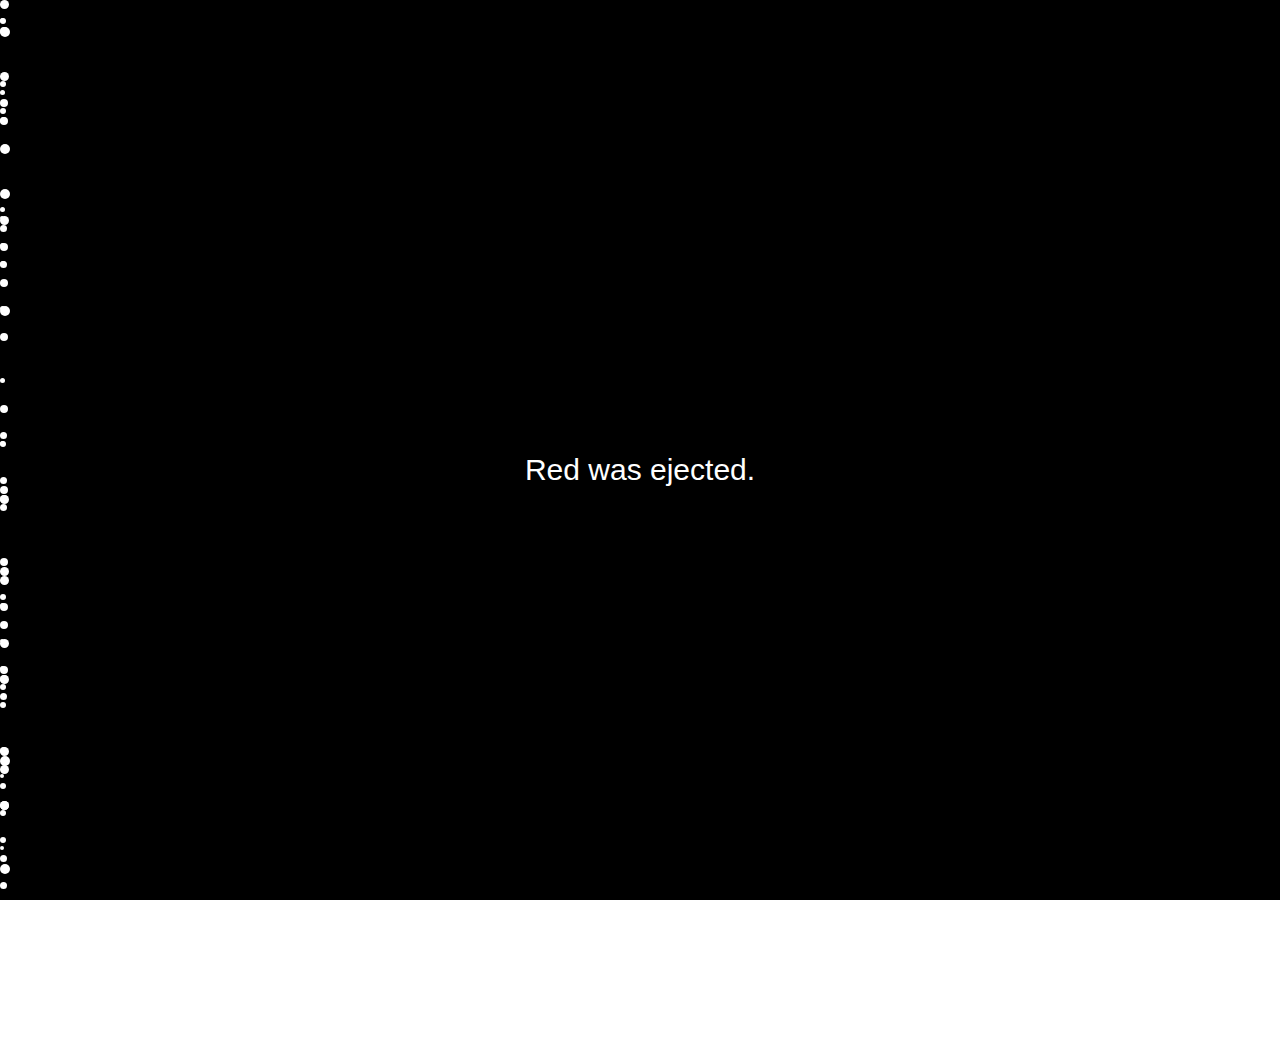
<file: among-us-ejected/index.html>
<!DOCTYPE html>
<html lang="en">
<head>
    <meta charset="UTF-8">
    <meta name="viewport" content="width=device-width, initial-scale=1.0">
    <link rel="icon" type="icon" href="./images/amongus-logo.ico"/>
    <link rel="stylesheet" href="./styles/style.css"></link>
    <title>Among Ejected</title>
</head>
<body>
    <div class="sky">
        <div></div>
        <div></div>
        <div></div>
        <div></div>
        <div></div>
        <div></div>
        <div></div>
        <div></div>
        <div></div>
        <div></div>
        <div></div>
        <div></div>
        <div></div>
        <div></div>
        <div></div>
        <div></div>
        <div></div>
        <div></div>
        <div></div>
        <div></div>
        <div></div>
        <div></div>
        <div></div>
        <div></div>
        <div></div>
        <div></div>
        <div></div>
        <div></div>
        <div></div>
        <div></div>
        <div></div>
        <div></div>
        <div></div>
        <div></div>
        <div></div>
        <div></div>
        <div></div>
        <div></div>
        <div></div>
        <div></div>
        <div></div>
        <div></div>
        <div></div>
        <div></div>
        <div></div>
        <div></div>
        <div></div>
        <div></div>
        <div></div>
        <div></div>
        <div></div>
        <div></div>
        <div></div>
        <div></div>
        <div></div>
        <div></div>
        <div></div>
        <div></div>
        <div></div>
        <div></div>
        <div></div>
        <div></div>
        <div></div>
        <div></div>
        <div></div>
        <div></div>
        <div></div>
        <div></div>
        <div></div>
        <div></div>
    </div>
      <h1><span>R</span><span>e</span><span>d</span><span class="w"> </span><span>w</span><span>a</span><span>s</span><span class="w"> </span><span>e</span><span>j</span><span>e</span><span>c</span><span>t</span><span>e</span><span>d</span><span>.</span></h1>
      <div class="person">
        <div id="rightleg"></div>
        <div id="leftleg"></div>
        <div id="backpack"></div>
        <div id="belly"></div>
        <div id="eye"></div>
        <div id="leftleg"></div>
      </div>
      <svg xmlns="http://www.w3.org/2000/svg">
        <filter id="inset" x="-50%" y="-50%" width="200%" height="200%">
          <feFlood flood-color="black" result="outside-color"/>
          <feMorphology in="SourceAlpha" operator="dilate" radius="3.5"/>
          <feComposite in="outside-color" operator="in" result="outside-stroke"/>
          <feFlood flood-color="#6e1a1a" result="inside-color"/>
          <feComposite in2="SourceAlpha" operator="in" result="inside-stroke"/>
          <feMerge>
            <feMergeNode in="outside-stroke"/>
            <feMergeNode in="inside-stroke"/>
          </feMerge>
        </filter>
      </svg>
</body>
</html>
</file>
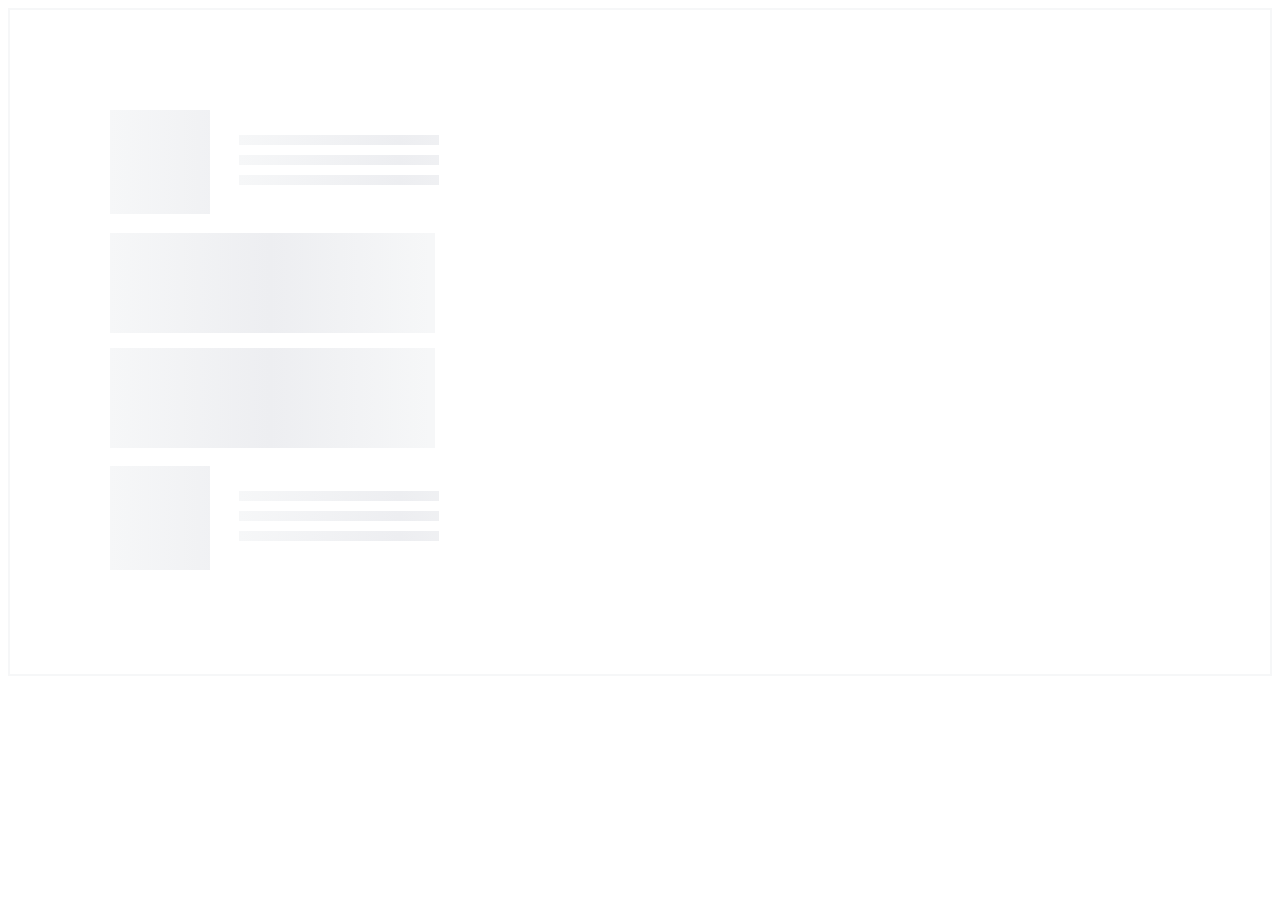
<file: facebook-shimmer-animation/index.html>
<!DOCTYPE html>
<html lang="en" >
<head>
<meta charset="UTF-8"><meta name="viewport" content="width=device-width, initial-scale=1">
<meta name="apple-mobile-web-app-capable" content="yes">
<link rel="icon" type="icon" href="./assets/logo-facebook.png"/>
<link rel="stylesheet" href="./styles/style.css">
<title>Facebook Shimmer</title>
</head>
<body>
  <box class="shine"></box>
  <div>
    <lines class="shine"></lines>
    <lines class="shine"></lines>
    <lines class="shine"></lines>
  </div>
  <photo class="shine"></photo>
  <photo class="shine"></photo>
  <br>
  <box class="shine"></box>
  <div>
    <lines class="shine"></lines>
    <lines class="shine"></lines>
    <lines class="shine"></lines>
  </div>
</body>
</html>
</file>
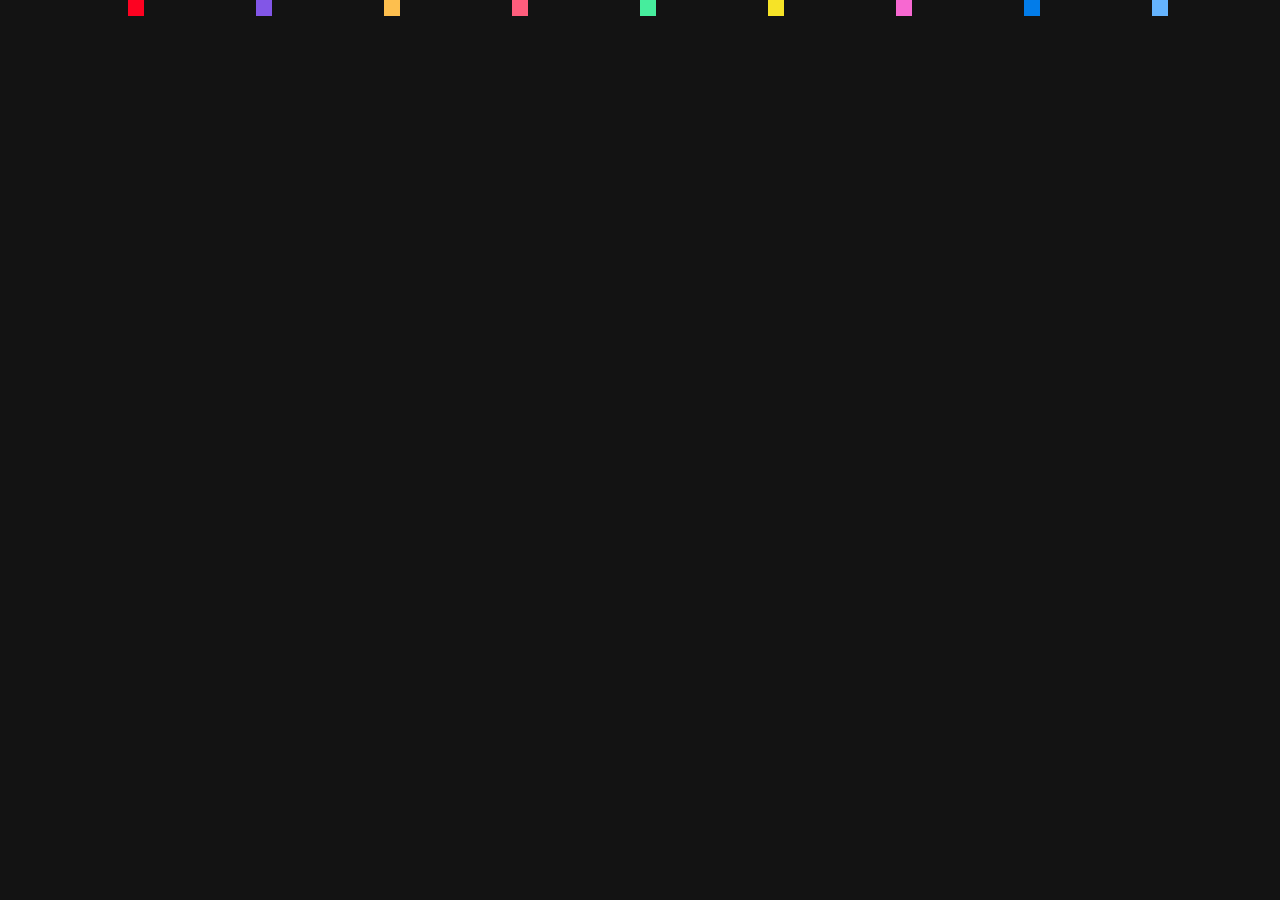
<file: falling-confetti/index.html>
<!DOCTYPE html>
<html lang="en">
<head>
    <meta charset="UTF-8">
    <meta http-equiv="X-UA-Compatible" content="IE=edge">
    <meta name="viewport" content="width=device-width, initial-scale=1.0">
    <link rel="icon" type="icon" href="./assets/confetti.ico"/>
    <link href="./styles/style.css" rel="stylesheet" />
    <title>Falling Confetti</title>
</head>
<body>
    <main>
        <div id="confettis">
          <div class="confetti"></div>
          <div class="confetti"></div>
          <div class="confetti"></div>
          <div class="confetti"></div>
          <div class="confetti"></div>
          <div class="confetti"></div>
          <div class="confetti"></div>
          <div class="confetti"></div>
          <div class="confetti"></div>
        </div>
      </main>
</body>
</html>
</file>
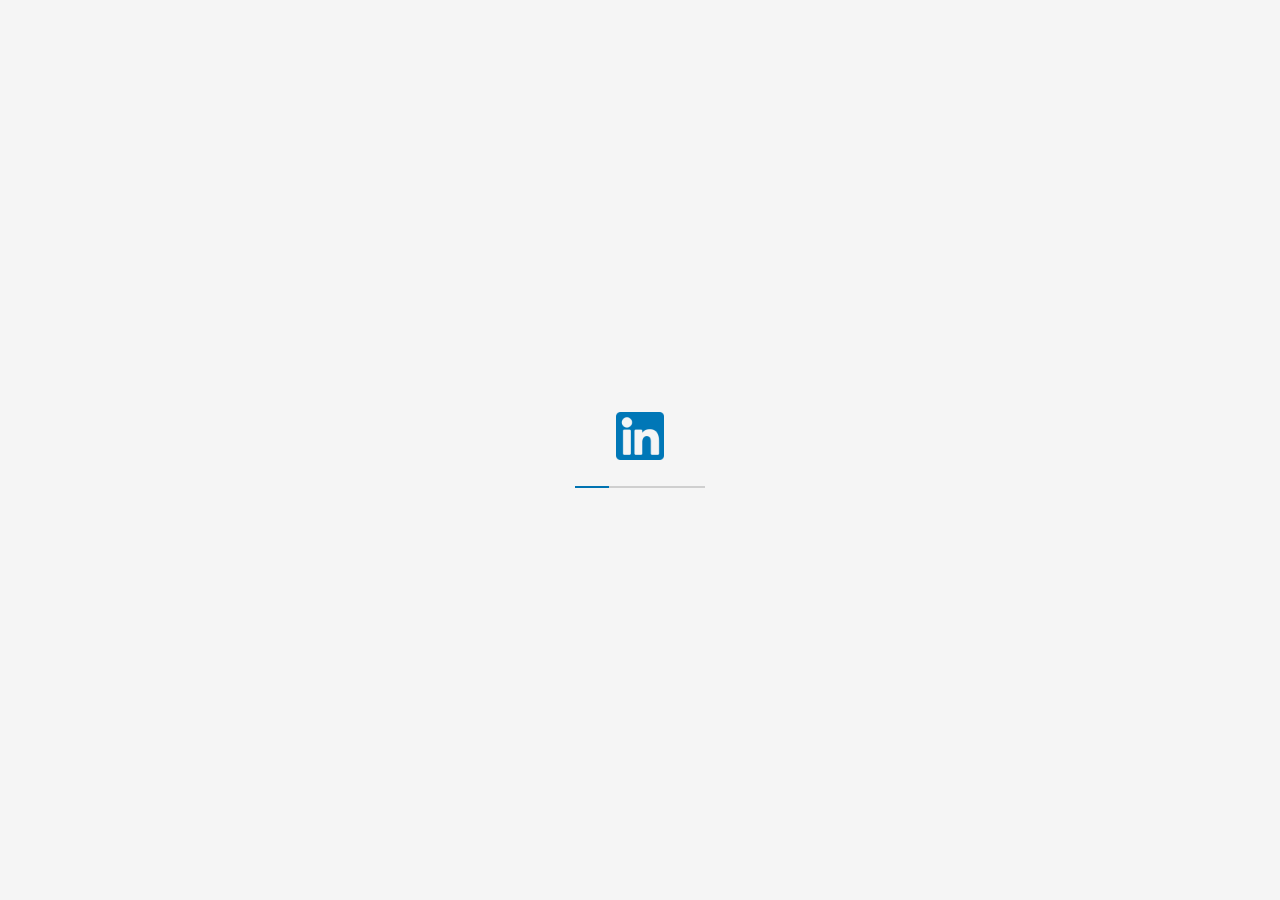
<file: loading-linkedin-animation/index.html>
<!DOCTYPE html>
<html lang="en">
<head>
    <meta charset="UTF-8">
    <meta name="viewport" content="width=device-width, initial-scale=1.0">
    <link rel="icon" type="icon" href="./assets/linkedin.png"/>
    <link rel="stylesheet" href="./styles/style.css"></link>
    <title>Linkedin Loading</title>
</head>
<body>
    <div class="loading-screen">
        <div class="loading-animation">
            <img src="./assets/linkedin.png" alt="Linkedin" class="logo">
            <div class="loading-bar"></div>
        </div>
    </div>
</body>
</html>
</file>
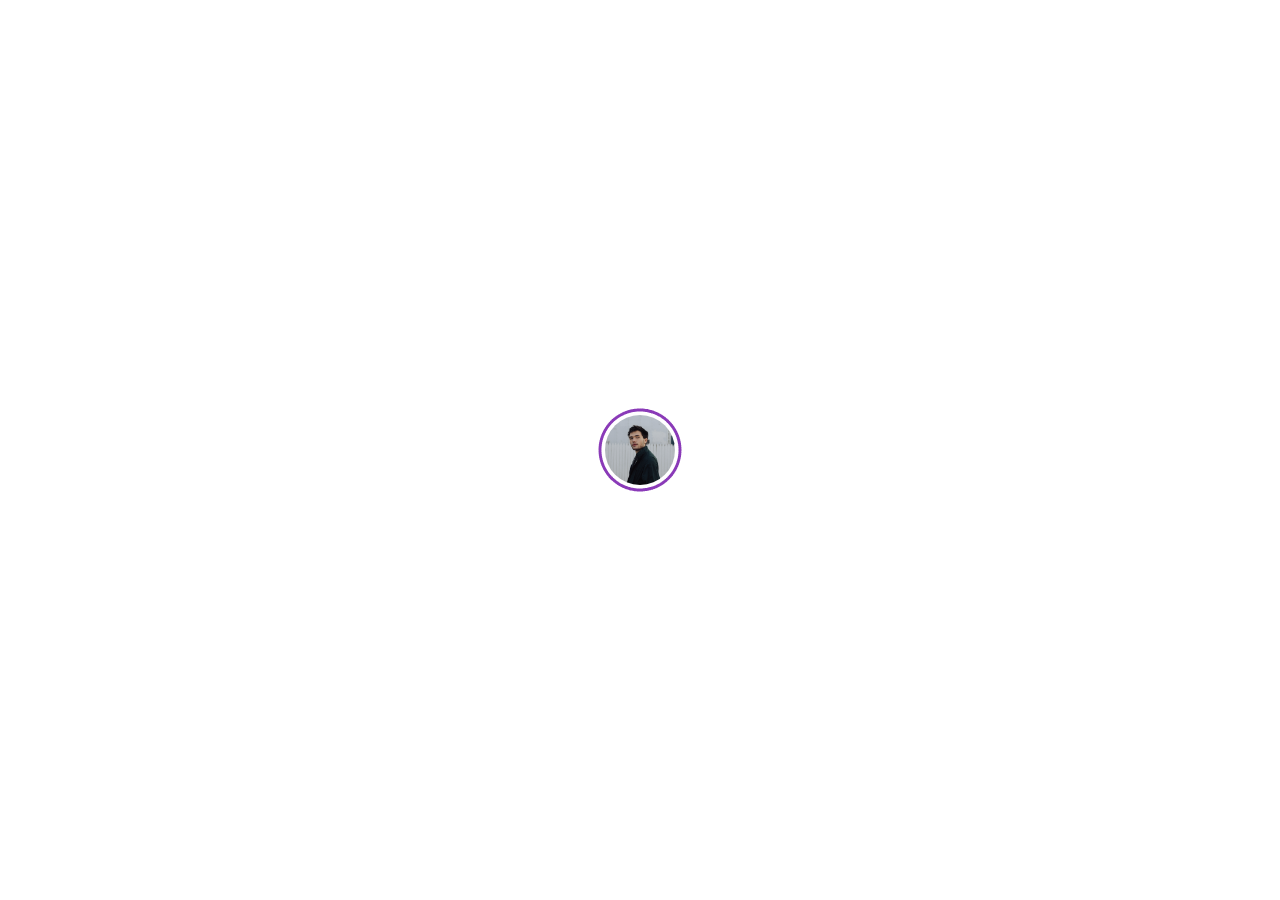
<file: story-instagram-animation/index.html>
<!DOCTYPE html>
<html lang="en">
<head>
    <meta charset="UTF-8">
    <meta name="viewport" content="width=device-width, initial-scale=1.0">
    <link rel="stylesheet" href="./styles/style.css"></link>
    <link rel="icon" href="./assets/instagram.png"/>
    <title>Story</title>
</head>
<body>
    <div class="story">
        <img src="./assets/nix-profile.png" alt="Nix">
        <svg viewbox="0 0 100 100">
            <circle cx="50" cy="50" r="40"/>
        </svg>
</body>
</html>
</file>
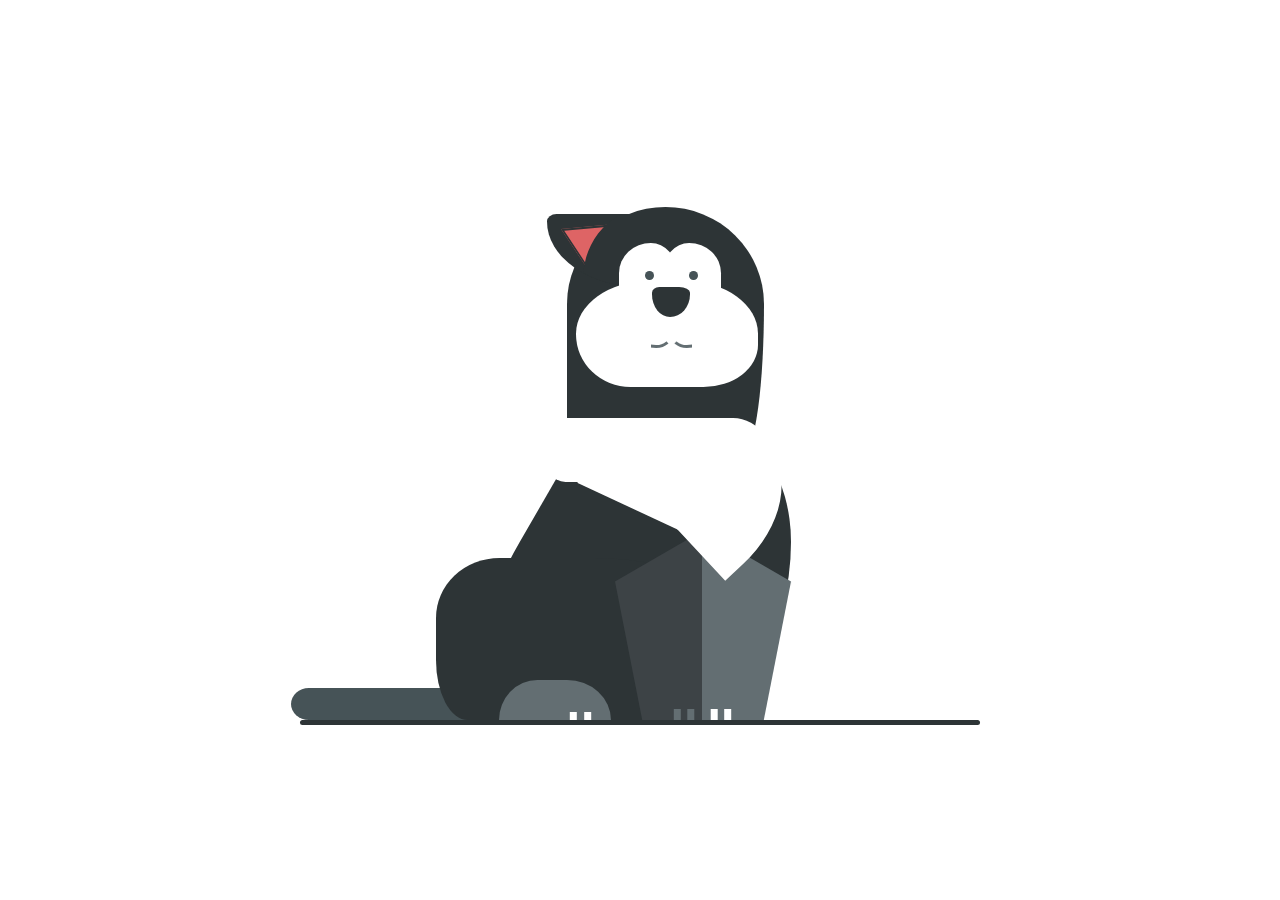
<file: the-sass-husky/index.html>
<!DOCTYPE html>
<html lang="en">
<head>
    <meta charset="UTF-8">
    <meta name="viewport" content="width=device-width, initial-scale=1.0">
    <link rel="stylesheet" href="css/main.css"></link>
    <title>The Sass Husky</title>
</head>
<body>
    <div class="husky">
        <div class="mane">
          <div class="coat"></div>
        </div>
        <div class="body">
          <div class="head">
            <div class="ear"></div>
            <div class="ear"></div>
            <div class="face">
              <div class="eye"></div>
              <div class="eye"></div>
              <div class="nose"></div>
              <div class="mouth">
                <div class="lips"></div>
                <div class="tongue"></div>
              </div>
            </div>
          </div>
          <div class="torso"></div>
        </div>
        <div class="legs">
          <div class="front-legs">
            <div class="leg"></div>
            <div class="leg"></div>
          </div>
          <div class="hind-leg"></div>
        </div>
        <div class="tail">
          <div class="tail">
            <div class="tail">
              <div class="tail">
                <div class="tail">
                  <div class="tail">
                    <div class="tail"></div>
                  </div>
                </div>
              </div>
            </div>
          </div>
        </div>
      </div>
      
      <svg xmlns="http://www.w3.org/2000/svg" version="1.1" style="position:absolute">
        <defs>          
          <filter id="squiggly-0">
            <feTurbulence id="turbulence" baseFrequency="0.02" numOctaves="3" result="noise" seed="0"/>
            <feDisplacementMap id="displacement" in="SourceGraphic" in2="noise" scale="2" />
          </filter>

          <filter id="squiggly-1">
            <feTurbulence id="turbulence" baseFrequency="0.02" numOctaves="3" result="noise" seed="1"/>
            <feDisplacementMap in="SourceGraphic" in2="noise" scale="3" />
          </filter>
          
          <filter id="squiggly-2">
            <feTurbulence id="turbulence" baseFrequency="0.02" numOctaves="3" result="noise" seed="2"/>
            <feDisplacementMap in="SourceGraphic" in2="noise" scale="2" />
          </filter>

          <filter id="squiggly-3">
            <feTurbulence id="turbulence" baseFrequency="0.02" numOctaves="3" result="noise" seed="3"/>
            <feDisplacementMap in="SourceGraphic" in2="noise" scale="3" />
          </filter>
          
          <filter id="squiggly-4">
            <feTurbulence id="turbulence" baseFrequency="0.02" numOctaves="3" result="noise" seed="4"/>
            <feDisplacementMap in="SourceGraphic" in2="noise" scale="1" />
          </filter>
        </defs> 
      </svg>
</body>
</html>
</file>
<file: among-us-ejected/styles/style.css>
body {
    margin: 0;
    overflow: hidden;
  }
  
  .sky {
    display: block;
    background: black;
    width: 100vw;
    height: 100vh;
  }
  
  .sky div {
    border-radius: 50%;
    background: white;
    position: absolute;
    animation: star linear infinite;
  }

  .sky div:nth-child(1) {
    width: 9px;
    height: 9px;
    animation-duration: 30s;
    animation-delay: 0s;
    top: 0px;
  }

  .sky div:nth-child(2) {
    width: 9px;
    height: 9px;
    animation-duration: 36s;
    animation-delay: -39s;
    top: 89vh;
  }

  .sky div:nth-child(3) {
    width: 10px;
    height: 10px;
    animation-duration: 44s;
    animation-delay: -9s;
    top: 96vh;
  }

  .sky div:nth-child(4) {
    width: 8px;
    height: 8px;
    animation-duration: 33s;
    animation-delay: -8s;
    top: 45vh;
  }

  .sky div:nth-child(5) {
    width: 9px;
    height: 9px;
    animation-duration: 25s;
    animation-delay: -25s;
    top: 71vh;
  }

  .sky div:nth-child(6) {
    width: 7px;
    height: 7px;
    animation-duration: 16s;
    animation-delay: -17s;
    top: 98vh;
  }

  .sky div:nth-child(7) {
    width: 4px;
    height: 4px;
    animation-duration: 33s;
    animation-delay: -12s;
    top: 94vh;
  }

  .sky div:nth-child(8) {
    width: 6px;
    height: 6px;
    animation-duration: 28s;
    animation-delay: -27s;
    top: 49vh;
  }

  .sky div:nth-child(9) {
    width: 6px;
    height: 6px;
    animation-duration: 28s;
    animation-delay: -11s;
    top: 87vh;
  }

  .sky div:nth-child(10) {
    width: 6px;
    height: 6px;
    animation-duration: 20s;
    animation-delay: 0s;
    top: 9vh;
  }

  .sky div:nth-child(11) {
    width: 8px;
    height: 8px;
    animation-duration: 19s;
    animation-delay: -32s;
    top: 55vh;
  }

  .sky div:nth-child(12) {
    width: 8px;
    height: 8px;
    animation-duration: 21s;
    animation-delay: -27s;
    top: 54vh;
  }
  
  .sky div:nth-child(13) {
    width: 10px;
    height: 10px;
    animation-duration: 34s;
    animation-delay: -13s;
    top: 16vh;
  }

  .sky div:nth-child(14) {
    width: 8px;
    height: 8px;
    animation-duration: 41s;
    animation-delay: -38s;
    top: 3vh;
  }

  .sky div:nth-child(15) {
    width: 5px;
    height: 5px;
    animation-duration: 36s;
    animation-delay: -20s;
    top: 27vh;
  }

  .sky div:nth-child(16) {
    width: 5px;
    height: 5px;
    animation-duration: 44s;
    animation-delay: -36s;
    top: 34vh;
  }

  .sky div:nth-child(17) {
    width: 9px;
    height: 9px;
    animation-duration: 22s;
    animation-delay: -37s;
    top: 89vh;
  }

  .sky div:nth-child(18) {
    width: 5px;
    height: 5px;
    animation-duration: 40s;
    animation-delay: -34s;
    top: 42vh;
  }

  .sky div:nth-child(19) {
    width: 6px;
    height: 6px;
    animation-duration: 18s;
    animation-delay: -9s;
    top: 100vh;
  }

  .sky div:nth-child(20) {
    width: 8px;
    height: 8px;
    animation-duration: 43s;
    animation-delay: -27s;
    top: 13vh;
  }

  .sky div:nth-child(21) {
    width: 9px;
    height: 9px;
    animation-duration: 35s;
    animation-delay: -30s;
    top: 63vh;
  }

  .sky div:nth-child(22) {
    width: 10px;
    height: 10px;
    animation-duration: 36s;
    animation-delay: -4s;
    top: 84vh;
  }

  .sky div:nth-child(23) {
    width: 7px;
    height: 7px;
    animation-duration: 21s;
    animation-delay: -33s;
    top: 25vh;
  }

  .sky div:nth-child(24) {
    width: 8px;
    height: 8px;
    animation-duration: 45s;
    animation-delay: -22s;
    top: 67vh;
  }

  .sky div:nth-child(25) {
    width: 7px;
    height: 7px;
    animation-duration: 36s;
    animation-delay: -20s;
    top: 29vh;
  }

  .sky div:nth-child(26) {
    width: 5px;
    height: 5px;
    animation-duration: 30s;
    animation-delay: 0s;
    top: 74vh;
  }

  .sky div:nth-child(27) {
    width: 5px;
    height: 5px;
    animation-duration: 37s;
    animation-delay: -34s;
    top: 23vh;
  }

  .sky div:nth-child(28) {
    width: 9px;
    height: 9px;
    animation-duration: 33s;
    animation-delay: -9s;
    top: 83vh;
  }

  .sky div:nth-child(29) {
    width: 6px;
    height: 6px;
    animation-duration: 19s;
    animation-delay: -29s;
    top: 2vh;
  }

  .sky div:nth-child(30) {
    width: 7px;
    height: 7px;
    animation-duration: 18s;
    animation-delay: -30s;
    top: 100vh;
  }

  .sky div:nth-child(31) {
    width: 8px;
    height: 8px;
    animation-duration: 31s;
    animation-delay: -6s;
    top: 37vh;
  }

  .sky div:nth-child(32) {
    width: 5px;
    height: 5px;
    animation-duration: 21s;
    animation-delay: -35s;
    top: 67vh;
  }

  .sky div:nth-child(33) {
    width: 5px;
    height: 5px;
    animation-duration: 43s;
    animation-delay: -13s;
    top: 49vh;
  }

  .sky div:nth-child(34) {
    width: 9px;
    height: 9px;
    animation-duration: 34s;
    animation-delay: -33s;
    top: 64vh;
  }

  .sky div:nth-child(35) {
    width: 6px;
    height: 6px;
    animation-duration: 22s;
    animation-delay: -11s;
    top: 78vh;
  }

  .sky div:nth-child(36) {
    width: 9px;
    height: 9px;
    animation-duration: 42s;
    animation-delay: -17s;
    top: 75vh;
  }

  .sky div:nth-child(37) {
    width: 6px;
    height: 6px;
    animation-duration: 17s;
    animation-delay: -19s;
    top: 29vh;
  }

  .sky div:nth-child(38) {
    width: 7px;
    height: 7px;
    animation-duration: 34s;
    animation-delay: -17s;
    top: 13vh;
  }

  .sky div:nth-child(39) {
    width: 8px;
    height: 8px;
    animation-duration: 38s;
    animation-delay: -2s;
    top: 74vh;
  }

  .sky div:nth-child(40) {
    width: 9px;
    height: 9px;
    animation-duration: 27s;
    animation-delay: -4s;
    top: 85vh;
  }

  .sky div:nth-child(41) {
    width: 8px;
    height: 8px;
    animation-duration: 24s;
    animation-delay: -1s;
    top: 31vh;
  }

  .sky div:nth-child(42) {
    width: 7px;
    height: 7px;
    animation-duration: 37s;
    animation-delay: -7s;
    top: 95vh;
  }

  .sky div:nth-child(43) {
    width: 7px;
    height: 7px;
    animation-duration: 43s;
    animation-delay: -18s;
    top: 77vh;
  }

  .sky div:nth-child(44) {
    width: 6px;
    height: 6px;
    animation-duration: 34s;
    animation-delay: -2s;
    top: 93vh;
  }

  .sky div:nth-child(45) {
    width: 6px;
    height: 6px;
    animation-duration: 29s;
    animation-delay: -2s;
    top: 12vh;
  }

  .sky div:nth-child(46) {
    width: 7px;
    height: 7px;
    animation-duration: 31s;
    animation-delay: -25s;
    top: 48vh;
  }

  .sky div:nth-child(47) {
    width: 5px;
    height: 5px;
    animation-duration: 26s;
    animation-delay: -33s;
    top: 2vh;
  }

  .sky div:nth-child(48) {
    width: 8px;
    height: 8px;
    animation-duration: 17s;
    animation-delay: -27s;
    top: 62vh;
  }
  .sky div:nth-child(49) {
    width: 7px;
    height: 7px;
    animation-duration: 26s;
    animation-delay: -34s;
    top: 56vh;
  }
  .sky div:nth-child(50) {
    width: 8px;
    height: 8px;
    animation-duration: 26s;
    animation-delay: -15s;
    top: 69vh;
  }
  .sky div:nth-child(51) {
    width: 8px;
    height: 8px;
    animation-duration: 36s;
    animation-delay: -9s;
    top: 27vh;
  }
  .sky div:nth-child(52) {
    width: 6px;
    height: 6px;
    animation-duration: 44s;
    animation-delay: -11s;
    top: 76vh;
  }
  .sky div:nth-child(53) {
    width: 7px;
    height: 7px;
    animation-duration: 42s;
    animation-delay: -17s;
    top: 53vh;
  }
  .sky div:nth-child(54) {
    width: 9px;
    height: 9px;
    animation-duration: 25s;
    animation-delay: -17s;
    top: 55vh;
  }
  .sky div:nth-child(55) {
    width: 10px;
    height: 10px;
    animation-duration: 36s;
    animation-delay: -15s;
    top: 21vh;
  }
  .sky div:nth-child(56) {
    width: 8px;
    height: 8px;
    animation-duration: 32s;
    animation-delay: -10s;
    top: 11vh;
  }
  star:nth-child(57) {
    width: 10px;
    height: 10px;
    animation-duration: 39s;
    animation-delay: -27s;
    top: 62vh;
  }
  .sky div:nth-child(58) {
    width: 9px;
    height: 9px;
    animation-duration: 39s;
    animation-delay: -34s;
    top: 8vh;
  }
  .sky div:nth-child(59) {
    width: 10px;
    height: 10px;
    animation-duration: 29s;
    animation-delay: -35s;
    top: 34vh;
  }
  .sky div:nth-child(60) {
    width: 4px;
    height: 4px;
    animation-duration: 28s;
    animation-delay: -5s;
    top: 86vh;
  }
  .sky div:nth-child(61) {
    width: 4px;
    height: 4px;    
    animation-duration: 31s;
    animation-delay: -31s;
    top: 71vh;
  }
  .sky div:nth-child(62) {
    width: 10px;
    height: 10px;
    animation-duration: 31s;
    animation-delay: -22s;
    top: 3vh;
  }
  .sky div:nth-child(63) {
    width: 4px;
    height: 4px;
    animation-duration: 35s;
    animation-delay: -21s;
    top: 24vh;
  }
  .sky div:nth-child(64) {
    width: 9px;
    height: 9px;
    animation-duration: 24s;
    animation-delay: -36s;
    top: 24vh;
  }
  .sky div:nth-child(65) {
    width: 6px;
    height: 6px;
    animation-duration: 33s;
    animation-delay: -14s;
    top: 90vh;
  }

  .sky div:nth-child(66) {
    width: 6px;
    height: 6px;
    animation-duration: 32s;
    animation-delay: -22s;
    top: 66vh;
  }

  .sky div:nth-child(67) {
    width: 5px;
    height: 5px;
    animation-duration: 19s;
    animation-delay: -32s;
    top: 10vh;
  }

  .sky div:nth-child(68) {
    width: 7px;
    height: 7px;
    animation-duration: 44s;
    animation-delay: -32s;
    top: 83vh;
  }

  .sky divr:nth-child(69) {
    width: 6px;
    height: 6px;
    animation-duration: 43s;
    animation-delay: -31s;
    top: 95vh;
  }

  .sky div:nth-child(70) {
    width: 8px;
    height: 8px;
    animation-duration: 32s;
    animation-delay: -33s;
    top: 75vh;
  }
  
  @-webkit-keyframes star {
    from {
    transform: translate3d(-100%, 0, 1px);
    }
    to {
    transform: translate3d(100vw, 0, 1px);
    }
  }
  
  @keyframes star {
    from {
    transform: translate3d(-100%, 0, 1px);
    }
    to {
    transform: translate3d(100vw, 0, 1px);
    }
  }

  .person {
    position: absolute;
    left: 0%;
    top: 50%;
    animation: eject 5s infinite linear;
    transform-origin: 13vmin 25vmin;
    transform: translate3d(-50vmin, -20vmin, 0px) rotate(0turn);
  }
  
  @-webkit-keyframes eject {
    0% {
    transform: translate3d(-50vmin, -20vmin, 0px) rotate(0turn);
    }
    50%, 100% {
    transform: translate3d(100vw, -20vmin, 0px) rotate(-2turn);
    }
  }
  
  @keyframes eject {
    0% {
    transform: translate3d(-50vmin, -20vmin, 0px) rotate(0turn);
    }
    50%, 100% {
    transform: translate3d(100vw, -20vmin, 0px) rotate(-2turn);
    }
  }

  #eye {
    position: absolute;
    left: 13vmin;
    top: 9vmin;
    border: 6px solid black;
    width: 10vmin;
    height: 11vmin;
    border-radius: 26vmin;
    transform: rotate(18deg) scale(1, 0.5);
    border-top-width: 12px;
    border-bottom-width: 12px;
    background: radial-gradient(ellipse at 31% 20%, #f9fff7 15%, #fff0 20%), radial-gradient(ellipse at 50% 40%, #82c9e4 65%, #fff0 70%), radial-gradient(ellipse at 60% 30%, #40646f 100%, #fff0 100%);
    background-size: 140% 100%, 96% 80%, 100% 100%;
    background-repeat: no-repeat;
  }
  
  #belly {
    position: absolute;
    width: 15vmin;
    height: 25vmin;
    background: #6e1a1a radial-gradient(ellipse at 42% 33%, #d63031 50%, #fff0 52%);
    border-radius: 10vmin;
    top: 7vmin;
    left: 6vmin;
    transform: rotate(10deg);
    background-size: 140% 114%;
    border: 7px solid black;
  }
  
  #backpack {
    position: absolute;
    left: 1.2vmin;
    top: 14vmin;
    background: #d63031;
    width: 7vmin;
    height: 11vmin;
    border-radius: 3vmin;
    transform: rotate(7deg);
    border: 7px solid black;
  }
  
  #leftleg {
    position: absolute;
    left: 1vmin;
    top: 25vmin;
    width: 11vmin;
    height: 11vmin;
    background: radial-gradient(ellipse at 20% 70%, #6e1a1a 15%, #fff0 15%), radial-gradient(ellipse at 0% 29%, #fff0 40%, #6e1a1a 40%);
    background-repeat: no-repeat;
    border-radius: 20vmin;
    background-size: 150% 96%, 100% 100%;
  }

  #leftleg:not(:nth-child(2)) {
    clip-path: polygon(-10% 110%, 100% 110%, 110% 60%, 70% 20%, -5% 30%);
  }

  #leftleg:nth-child(2) {
    filter: url(#inset);
  }
  
  #rightleg {
    position: absolute;
    left: 4vmin;
    top: 28vmin;
    width: 11vmin;
    height: 11vmin;
    background: radial-gradient(ellipse at 20% 70%, #6e1a1a 15%, #fff0 15%), radial-gradient(ellipse at 0% 29%, #fff0 40%,#6e1a1a 40%);
    background-repeat: no-repeat;
    border-radius: 20vmin;
    background-size: 150% 96%, 100% 100%;
    filter: url(#inset);
  }
  
  h1 {
    position: absolute;
    color: white;
    font-family: arial, sans-serif;
    left: 0;
    top: 50%;
    width: 100%;
    font-weight: 400;
    font-size: 20px;
    text-align: center;
    transform: translateY(-50%);
  }

  @media (min-width: 600px) {
    h1 {
      font-size: 30px;
    }
  }
  
  span {
    display: inline-block;
  }
  span.w {
    display: inline;
  }
  span:nth-child(1) {
    animation: type1 5s infinite linear both;
  }

  @-webkit-keyframes type1 {
    0%, 21.5% {
      width: 0px;
      opacity: 0;
    }
    22%, 90% {
      width: auto;
      opacity: 1;
    }
    95%, 100% {
      opacity: 0;
    }
  }

  @keyframes type1 {
    0%, 21.5% {
      width: 0px;
      opacity: 0;
    }
    22%, 90% {
      width: auto;
      opacity: 1;
    }
    95%, 100% {
      opacity: 0;
    }
  }

  span:nth-child(2) {
    animation: type2 5s infinite linear both;
  }

  @-webkit-keyframes type2 {
    0%, 23% {
      width: 0px;
      opacity: 0;
    }
    23.5%, 90% {
      width: auto;
      opacity: 1;
    }
    95%, 100% {
      opacity: 0;
    }
  }

  @keyframes type2 {
    0%, 23% {
      width: 0px;
      opacity: 0;
    }
    23.5%, 90% {
      width: auto;
      opacity: 1;
    }
    95%, 100% {
      opacity: 0;
    }
  }
  span:nth-child(3) {
    animation: type3 5s infinite linear both;
  }

  @-webkit-keyframes type3 {
    0%, 24.5% {
      width: 0px;
      opacity: 0;
    }
    25%, 90% {
      width: auto;
      opacity: 1;
    }
    95%, 100% {
      opacity: 0;
    }
  }

  @keyframes type3 {
    0%, 24.5% {
      width: 0px;
      opacity: 0;
    }
    25%, 90% {
      width: auto;
      opacity: 1;
    }
    95%, 100% {
      opacity: 0;
    }
  }

  span:nth-child(4) {
    animation: type4 5s infinite linear both;
  }

  @-webkit-keyframes type4 {
    0%, 26% {
      width: 0px;
      opacity: 0;
    }
    26.5%, 90% {
      width: auto;
      opacity: 1;
    }
    95%, 100% {
      opacity: 0;
    }
  }

  @keyframes type4 {
    0%, 26% {
      width: 0px;
      opacity: 0;
    }
    26.5%, 90% {
      width: auto;
      opacity: 1;
    }
    95%, 100% {
      opacity: 0;
    }
  }

  span:nth-child(5) {
    animation: type5 5s infinite linear both;
  }

  @-webkit-keyframes type5 {
    0%, 27.5% {
      width: 0px;
      opacity: 0;
    }
    28%, 90% {
      width: auto;
      opacity: 1;
    }
    95%, 100% {
      opacity: 0;
    }
  }

  @keyframes type5 {
    0%, 27.5% {
      width: 0px;
      opacity: 0;
    }
    28%, 90% {
      width: auto;
      opacity: 1;
    }
    95%, 100% {
      opacity: 0;
    }
  }

  span:nth-child(6) {
    animation: type6 5s infinite linear both;
  }

  @-webkit-keyframes type6 {
    0%, 29% {
      width: 0px;
      opacity: 0;
    }
    29.5%, 90% {
      width: auto;
      opacity: 1;
    }
    95%, 100% {
      opacity: 0;
    }
  }
  @keyframes type6 {
    0%, 29% {
      width: 0px;
      opacity: 0;
    }
    29.5%, 90% {
      width: auto;
      opacity: 1;
    }
    95%, 100% {
      opacity: 0;
    }
  }
  span:nth-child(7) {
    animation: type7 5s infinite linear both;
  }

  @-webkit-keyframes type7 {
    0%, 30.5% {
      width: 0px;
      opacity: 0;
    }
    31%, 90% {
      width: auto;
      opacity: 1;
    }
    95%, 100% {
      opacity: 0;
    }
  }

  @keyframes type7 {
    0%, 30.5% {
      width: 0px;
      opacity: 0;
    }
    31%, 90% {
      width: auto;
      opacity: 1;
    }
    95%, 100% {
      opacity: 0;
    }
  }

  span:nth-child(8) {
    animation: type8 5s infinite linear both;
  }
  @-webkit-keyframes type8 {
    0%, 32% {
      width: 0px;
      opacity: 0;
    }
    32.5%, 90% {
      width: auto;
      opacity: 1;
    }
    95%, 100% {
      opacity: 0;
    }
  }

  @keyframes type8 {
    0%, 32% {
      width: 0px;
      opacity: 0;
    }
    32.5%, 90% {
      width: auto;
      opacity: 1;
    }
    95%, 100% {
      opacity: 0;
    }
  }

  span:nth-child(9) {
    animation: type9 5s infinite linear both;
  }

  @-webkit-keyframes type9 {
    0%, 33.5% {
      width: 0px;
      opacity: 0;
    }
    34%, 90% {
      width: auto;
      opacity: 1;
    }
    95%, 100% {
      opacity: 0;
    }
  }

  @keyframes type9 {
    0%, 33.5% {
      width: 0px;
      opacity: 0;
    }
    34%, 90% {
      width: auto;
      opacity: 1;
    }
    95%, 100% {
      opacity: 0;
    }
  }

  span:nth-child(10) {
    animation: type10 5s infinite linear both;
  }

  @-webkit-keyframes type10 {
    0%, 35% {
      width: 0px;
      opacity: 0;
    }
    35.5%, 90% {
      width: auto;
      opacity: 1;
    }
    95%, 100% {
      opacity: 0;
    }
  }

  @keyframes type10 {
    0%, 35% {
      width: 0px;
      opacity: 0;
    }
    35.5%, 90% {
      width: auto;
      opacity: 1;
    }
    95%, 100% {
      opacity: 0;
    }
  }

  span:nth-child(11) {
    animation: type11 5s infinite linear both;
  }

  @-webkit-keyframes type11 {
    0%, 36.5% {
      width: 0px;
      opacity: 0;
    }
    37%, 90% {
      width: auto;
      opacity: 1;
    }
    95%, 100% {
      opacity: 0;
    }
  }

  @keyframes type11 {
    0%, 36.5% {
      width: 0px;
      opacity: 0;
    }
    37%, 90% {
      width: auto;
      opacity: 1;
    }
    95%, 100% {
      opacity: 0;
    }
  }

  span:nth-child(12) {
    animation: type12 5s infinite linear both;
  }

  @-webkit-keyframes type12 {
    0%, 38% {
      width: 0px;
      opacity: 0;
    }
    38.5%, 90% {
      width: auto;
      opacity: 1;
    }
    95%, 100% {
      opacity: 0;
    }
  }

  @keyframes type12 {
    0%, 38% {
      width: 0px;
      opacity: 0;
    }
    38.5%, 90% {
      width: auto;
      opacity: 1;
    }
    95%, 100% {
      opacity: 0;
    }
  }

  span:nth-child(13) {
    animation: type13 5s infinite linear both;
  }

  @-webkit-keyframes type13 {
    0%, 39.5% {
      width: 0px;
      opacity: 0;
    }
    40%, 90% {
      width: auto;
      opacity: 1;
    }
    95%, 100% {
      opacity: 0;
    }
  }

  @keyframes type13 {
    0%, 39.5% {
      width: 0px;
      opacity: 0;
    }
    40%, 90% {
      width: auto;
      opacity: 1;
    }
    95%, 100% {
      opacity: 0;
    }
  }

  span:nth-child(14) {
    animation: type14 5s infinite linear both;
  }

  @-webkit-keyframes type14 {
    0%, 41% {
      width: 0px;
      opacity: 0;
    }
    41.5%, 90% {
      width: auto;
      opacity: 1;
    }
    95%, 100% {
      opacity: 0;
    }
  }

  @keyframes type14 {
    0%, 41% {
      width: 0px;
      opacity: 0;
    }
    41.5%, 90% {
      width: auto;
      opacity: 1;
    }
    95%, 100% {
      opacity: 0;
    }
  }

  span:nth-child(15) {
    animation: type15 5s infinite linear both;
  }

  @-webkit-keyframes type15 {
    0%, 42.5% {
      width: 0px;
      opacity: 0;
    }
    43%, 90% {
      width: auto;
      opacity: 1;
    }
    95%, 100% {
      opacity: 0;
    }
  }

  @keyframes type15 {
    0%, 42.5% {
      width: 0px;
      opacity: 0;
    }
    43%, 90% {
      width: auto;
      opacity: 1;
    }
    95%, 100% {
      opacity: 0;
    }
  }

  span:nth-child(16) {
    animation: type16 5s infinite linear both;
  }

  @-webkit-keyframes type16 {
    0%, 44% {
      width: 0px;
      opacity: 0;
    }
    44.5%, 90% {
      width: auto;
      opacity: 1;
    }
    95%, 100% {
      opacity: 0;
    }
  }

  @keyframes type16 {
    0%, 44% {
      width: 0px;
      opacity: 0;
    }
    44.5%, 90% {
      width: auto;
      opacity: 1;
    }
    95%, 100% {
      opacity: 0;
    }
  }

  span:nth-child(17) {
    animation: type17 5s infinite linear both;
  }

  @-webkit-keyframes type17 {
    0%, 45.5% {
      width: 0px;
      opacity: 0;
    }
    46%, 90% {
      width: auto;
      opacity: 1;
    }
    95%, 100% {
      opacity: 0;
    }
  }

  @keyframes type17 {
    0%, 45.5% {
      width: 0px;
      opacity: 0;
    }
    46%, 90% {
      width: auto;
      opacity: 1;
    }
    95%, 100% {
      opacity: 0;
    }
  }
</file>
<file: facebook-shimmer-animation/styles/style.css>
body{ 
  border: 2px solid #f6f7f8;
  padding: 100px; 
}

.shine {
  background: #f6f7f8;
  background-image: linear-gradient(to right, #f6f7f8 0%, #edeef1 20%, #f6f7f8 40%, #f6f7f8 100%);
  background-repeat: no-repeat;
  background-size: 800px 104px; 
  display: inline-block;
  position: relative; 
  -webkit-animation-duration: 1s;
  -webkit-animation-fill-mode: forwards; 
  -webkit-animation-iteration-count: infinite;
  -webkit-animation-name: placeholderShimmer;
  -webkit-animation-timing-function: linear;
}

box {
  height: 104px;
  width: 100px;
}

div {
  display: inline-flex;
  flex-direction: column; 
  margin-left: 25px;
  margin-top: 15px;
  vertical-align: top; 
}

lines {
  height: 10px;
  margin-top: 10px;
  width: 200px; 
}

photo {
  display: block!important;
  width: 325px; 
  height: 100px; 
  margin-top: 15px;
}

@-webkit-keyframes placeholderShimmer {
  0% {
    background-position: -468px 0;
  }
  
  100% {
    background-position: 468px 0; 
  }
}
</file>
<file: falling-confetti/styles/style.css>
* {
    margin: 0;
    padding: 0;
    color: #fff;
    font-family: "Poppins", sans-serif;
}
  
body {
    background: #121214;
}
  
main {
    height: 100vh;
    display: flex;
    align-items: center;
    justify-content: center;
    text-align: center;
}

  
#confettis {
    overflow: hidden;
    position: absolute;
    height: 100%;
    width: 100%;
  }
  
.confetti {
    left: 50%;
    width: 16px;
    height: 16px;
    position: absolute;
    transform-origin: left top;
    animation: confetti 5s ease-in-out -2s infinite;
}
  
.confetti:nth-child(1) {
    left: 10%;
    animation-delay: 0;
    background-color: #fc0120;
}
  
.confetti:nth-child(2) {
    left: 20%;
    animation-delay: -5s;
    background-color: #8257e6;
}
  
.confetti:nth-child(3) {
    left: 30%;
    animation-delay: -3s;
    background-color: #ffbf4d;
}
  
.confetti:nth-child(4) {
    left: 40%;
    animation-delay: -2.5s;
    background-color: #fe5d7a;
}
  
.confetti:nth-child(5) {
    left: 50%;
    animation-delay: -4s;
    background-color: #45ec9c;
}
  
.confetti:nth-child(6) {
    left: 60%;
    animation-delay: -6s;
    background-color: #f6e327;
}
  
.confetti:nth-child(7) {
    left: 70%;
    animation-delay: -1.5s;
    background-color: #f769ce;
}
  
.confetti:nth-child(8) {
    left: 80%;
    animation-delay: -2s;
    background-color: #007de7;
}
  
.confetti:nth-child(9) {
    left: 90%;
    animation-delay: -3.5s;
    background-color: #63b4fc;
}
  
.confetti:nth-child(10) {
    left: 100%;
    animation-delay: -2.5s;
    background-color: #f9c4ea;
}
  
@keyframes confetti {
    0% {
      transform: rotateZ(15deg) rotateY(0deg) translate(0, 0);
    }
    25% {
      transform: rotateZ(5deg) rotateY(360deg) translate(-5vw, 20vh);
    }
    50% {
      transform: rotateZ(15deg) rotateY(720deg) translate(5vw, 60vh);
    }
    75% {
      transform: rotateZ(5deg) rotateY(1080deg) translate(-10vw, 80vh);
    }
    100% {
      transform: rotateZ(15deg) rotateY(1440deg) translate(10vw, 110vh);
    }
}
</file>
<file: loading-linkedin-animation/styles/style.css>
* {
    margin: 0;
    padding: 0;
}

.loading-screen {
    position: fixed;
    top: 0;
    left: 0;
    width: 100%;
    height: 100vh;
    background: #f5f5f5;
    display: flex;
    align-items: center;
    justify-content: center;
    text-align: center;
}

.logo {
    width: 48px;
    height: 48px;
}

.loading-bar {
    width: 130px;
    height: 2px;
    background: #cfcfcf;
    margin-top: 22px;
    position: relative;
    overflow: hidden;
}

.loading-bar::before {
    content: "";
    width: 68px;
    height: 2px;
    background: #0073b1;
    position: absolute;
    left: -34px;
    animation: bluebar 1.5s infinite ease;   
}

@keyframes bluebar {
    50% {
        left: 96px;
    }
}
</file>
<file: story-instagram-animation/styles/style.css>
.story {
    position: absolute;
    top: 50%;
    left: 50%;
    transform: translate(-50%,-50%);
    width: 100px;
    height: 100px;  
    overflow: hidden;
}

.story img {
    width: 70px;
    border-radius: 50%;
    position: absolute;
    top: 50%;
    left: 50%;
    transform: translate(-50%, -50%);
}

.story svg {
    fill: none;
    stroke: #8a3ab8;
    stroke-width: 3px;
    stroke-dasharray: 1;
    stroke-dashoffset: 0;
    stroke-linecap: round;
    animation: loading 4500ms ease-in-out infinite alternate;
}

@keyframes loading {
    100% {
        stroke:#cd476b;
        stroke-dasharray:10;
        transform: rotate(250deg);
    }
}
</file>
<file: the-sass-husky/css/main.css>
@-webkit-keyframes head {
  0% {
    -webkit-transform: rotate(0);
            transform: rotate(0);
  }
  6.66667% {
    -webkit-transform: rotate(0);
            transform: rotate(0);
  }
  20% {
    -webkit-transform: rotate(-14deg);
            transform: rotate(-14deg);
  }
  40% {
    -webkit-transform: rotate(-7deg);
            transform: rotate(-7deg);
  }
  46.66667% {
    -webkit-transform: rotate(-14deg);
            transform: rotate(-14deg);
  }
  60% {
    -webkit-transform: rotate(-7deg);
            transform: rotate(-7deg);
  }
  73.33333% {
    -webkit-transform: rotate(0);
            transform: rotate(0);
  }
  80% {
    -webkit-transform: rotate(0);
            transform: rotate(0);
  }
}

@keyframes head {
  0% {
    -webkit-transform: rotate(0);
            transform: rotate(0);
  }
  6.66667% {
    -webkit-transform: rotate(0);
            transform: rotate(0);
  }
  20% {
    -webkit-transform: rotate(-14deg);
            transform: rotate(-14deg);
  }
  40% {
    -webkit-transform: rotate(-7deg);
            transform: rotate(-7deg);
  }
  46.66667% {
    -webkit-transform: rotate(-14deg);
            transform: rotate(-14deg);
  }
  60% {
    -webkit-transform: rotate(-7deg);
            transform: rotate(-7deg);
  }
  73.33333% {
    -webkit-transform: rotate(0);
            transform: rotate(0);
  }
  80% {
    -webkit-transform: rotate(0);
            transform: rotate(0);
  }
}

@-webkit-keyframes mouth {
  0% {
    -webkit-transform: translateX(0);
            transform: translateX(0);
  }
  6.66667% {
    -webkit-transform: translateX(0);
            transform: translateX(0);
  }
  13.33333% {
    -webkit-transform: translateX(35%);
            transform: translateX(35%);
  }
  20% {
    -webkit-transform: translateX(35%);
            transform: translateX(35%);
  }
  26.66667% {
    -webkit-transform: translateX(35%);
            transform: translateX(35%);
  }
  33.33333% {
    -webkit-transform: translateX(0) translateY(-5%);
            transform: translateX(0) translateY(-5%);
  }
}

@keyframes mouth {
  0% {
    -webkit-transform: translateX(0);
            transform: translateX(0);
  }
  6.66667% {
    -webkit-transform: translateX(0);
            transform: translateX(0);
  }
  13.33333% {
    -webkit-transform: translateX(35%);
            transform: translateX(35%);
  }
  20% {
    -webkit-transform: translateX(35%);
            transform: translateX(35%);
  }
  26.66667% {
    -webkit-transform: translateX(35%);
            transform: translateX(35%);
  }
  33.33333% {
    -webkit-transform: translateX(0) translateY(-5%);
            transform: translateX(0) translateY(-5%);
  }
}

@-webkit-keyframes nose {
  0% {
    -webkit-transform: translate(0);
            transform: translate(0);
  }
  6.66667% {
    -webkit-transform: translate(0);
            transform: translate(0);
  }
  13.33333% {
    -webkit-transform: translateX(100%);
            transform: translateX(100%);
  }
  26.66667% {
    -webkit-transform: translateX(100%);
            transform: translateX(100%);
  }
  33.33333% {
    -webkit-transform: translateX(0) translateY(-15%);
            transform: translateX(0) translateY(-15%);
  }
}

@keyframes nose {
  0% {
    -webkit-transform: translate(0);
            transform: translate(0);
  }
  6.66667% {
    -webkit-transform: translate(0);
            transform: translate(0);
  }
  13.33333% {
    -webkit-transform: translateX(100%);
            transform: translateX(100%);
  }
  26.66667% {
    -webkit-transform: translateX(100%);
            transform: translateX(100%);
  }
  33.33333% {
    -webkit-transform: translateX(0) translateY(-15%);
            transform: translateX(0) translateY(-15%);
  }
}

@-webkit-keyframes body {
  0% {
    -webkit-transform: translate(0);
            transform: translate(0);
  }
  6.66667% {
    -webkit-transform: translateY(3%);
            transform: translateY(3%);
  }
  13.33333% {
    -webkit-transform: translate(0);
            transform: translate(0);
  }
  20% {
    -webkit-transform: translate(0);
            transform: translate(0);
  }
  26.66667% {
    -webkit-transform: translateY(2%);
            transform: translateY(2%);
  }
  33.33333% {
    -webkit-transform: translateY(0);
            transform: translateY(0);
  }
}

@keyframes body {
  0% {
    -webkit-transform: translate(0);
            transform: translate(0);
  }
  6.66667% {
    -webkit-transform: translateY(3%);
            transform: translateY(3%);
  }
  13.33333% {
    -webkit-transform: translate(0);
            transform: translate(0);
  }
  20% {
    -webkit-transform: translate(0);
            transform: translate(0);
  }
  26.66667% {
    -webkit-transform: translateY(2%);
            transform: translateY(2%);
  }
  33.33333% {
    -webkit-transform: translateY(0);
            transform: translateY(0);
  }
}

@-webkit-keyframes mane {
  0% {
    -webkit-transform: translate(0);
            transform: translate(0);
  }
  6.66667% {
    -webkit-transform: translateY(5%);
            transform: translateY(5%);
  }
  13.33333% {
    -webkit-transform: translate(0);
            transform: translate(0);
  }
  20% {
    -webkit-transform: translate(0);
            transform: translate(0);
  }
  26.66667% {
    -webkit-transform: translateY(3%);
            transform: translateY(3%);
  }
  33.33333% {
    -webkit-transform: translateY(0);
            transform: translateY(0);
  }
}

@keyframes mane {
  0% {
    -webkit-transform: translate(0);
            transform: translate(0);
  }
  6.66667% {
    -webkit-transform: translateY(5%);
            transform: translateY(5%);
  }
  13.33333% {
    -webkit-transform: translate(0);
            transform: translate(0);
  }
  20% {
    -webkit-transform: translate(0);
            transform: translate(0);
  }
  26.66667% {
    -webkit-transform: translateY(3%);
            transform: translateY(3%);
  }
  33.33333% {
    -webkit-transform: translateY(0);
            transform: translateY(0);
  }
}

@-webkit-keyframes face {
  0% {
    -webkit-transform: translate(0);
            transform: translate(0);
  }
  6.66667% {
    -webkit-transform: translate(0);
            transform: translate(0);
  }
  13.33333% {
    -webkit-transform: translateX(15%);
            transform: translateX(15%);
  }
  20% {
    -webkit-transform: translateX(15%) translateY(0);
            transform: translateX(15%) translateY(0);
  }
  26.66667% {
    -webkit-transform: translateX(15%) translateY(0);
            transform: translateX(15%) translateY(0);
  }
  33.33333% {
    -webkit-transform: translateX(0) translateY(-15%);
            transform: translateX(0) translateY(-15%);
  }
  40% {
    -webkit-transform: translateX(0) translateY(-15%);
            transform: translateX(0) translateY(-15%);
  }
  46.66667% {
    -webkit-transform: translateX(0) translateY(0);
            transform: translateX(0) translateY(0);
  }
}

@keyframes face {
  0% {
    -webkit-transform: translate(0);
            transform: translate(0);
  }
  6.66667% {
    -webkit-transform: translate(0);
            transform: translate(0);
  }
  13.33333% {
    -webkit-transform: translateX(15%);
            transform: translateX(15%);
  }
  20% {
    -webkit-transform: translateX(15%) translateY(0);
            transform: translateX(15%) translateY(0);
  }
  26.66667% {
    -webkit-transform: translateX(15%) translateY(0);
            transform: translateX(15%) translateY(0);
  }
  33.33333% {
    -webkit-transform: translateX(0) translateY(-15%);
            transform: translateX(0) translateY(-15%);
  }
  40% {
    -webkit-transform: translateX(0) translateY(-15%);
            transform: translateX(0) translateY(-15%);
  }
  46.66667% {
    -webkit-transform: translateX(0) translateY(0);
            transform: translateX(0) translateY(0);
  }
}

@-webkit-keyframes left-eye {
  2.66667% {
    -webkit-transform: scaleY(1);
            transform: scaleY(1);
  }
  3.33333% {
    -webkit-transform: scaleY(0.3);
            transform: scaleY(0.3);
  }
  4% {
    -webkit-transform: scaleY(1);
            transform: scaleY(1);
  }
  6.66667% {
    -webkit-transform: translateX(0);
            transform: translateX(0);
  }
  9.33333% {
    -webkit-transform: scaleY(1) translateX(75%);
            transform: scaleY(1) translateX(75%);
  }
  10% {
    -webkit-transform: scaleY(0.3) translateX(75%);
            transform: scaleY(0.3) translateX(75%);
  }
  10.66667% {
    -webkit-transform: scaleY(1) translateX(75%);
            transform: scaleY(1) translateX(75%);
  }
  13.33333% {
    -webkit-transform: translateX(150%);
            transform: translateX(150%);
  }
  22% {
    -webkit-transform: scaleY(1) translateX(150%);
            transform: scaleY(1) translateX(150%);
  }
  22.66667% {
    -webkit-transform: scaleY(0.3) translateX(150%);
            transform: scaleY(0.3) translateX(150%);
  }
  23.33333% {
    -webkit-transform: scaleY(1) translateX(150%);
            transform: scaleY(1) translateX(150%);
  }
  25.33333% {
    -webkit-transform: scaleY(1) translateX(150%);
            transform: scaleY(1) translateX(150%);
  }
  26% {
    -webkit-transform: scaleY(0.3) translateX(150%);
            transform: scaleY(0.3) translateX(150%);
  }
  26.66667% {
    -webkit-transform: scaleY(1) translateX(150%);
            transform: scaleY(1) translateX(150%);
  }
  33.33333% {
    -webkit-transform: translateX(0) translateY(-170%);
            transform: translateX(0) translateY(-170%);
  }
  36% {
    -webkit-transform: scaleY(1) translateY(-170%);
            transform: scaleY(1) translateY(-170%);
  }
  36.66667% {
    -webkit-transform: scaleY(0.3) translateY(-170%);
            transform: scaleY(0.3) translateY(-170%);
  }
  37.33333% {
    -webkit-transform: scaleY(1) translateY(-170%);
            transform: scaleY(1) translateY(-170%);
  }
  38% {
    -webkit-transform: scaleY(1) translateY(-170%);
            transform: scaleY(1) translateY(-170%);
  }
  38.66667% {
    -webkit-transform: scaleY(0.3) translateY(-170%);
            transform: scaleY(0.3) translateY(-170%);
  }
  39.33333% {
    -webkit-transform: scaleY(1) translateY(-170%);
            transform: scaleY(1) translateY(-170%);
  }
  53.33333% {
    -webkit-transform: translateY(0);
            transform: translateY(0);
  }
  65.33333% {
    -webkit-transform: scaleY(1) translateY(0);
            transform: scaleY(1) translateY(0);
  }
  66% {
    -webkit-transform: scaleY(0.3) translateY(0);
            transform: scaleY(0.3) translateY(0);
  }
  66.66667% {
    -webkit-transform: scaleY(1) translateY(0);
            transform: scaleY(1) translateY(0);
  }
  70% {
    -webkit-transform: scaleY(1) translateY(0);
            transform: scaleY(1) translateY(0);
  }
  70.66667% {
    -webkit-transform: scaleY(0.3) translateY(0);
            transform: scaleY(0.3) translateY(0);
  }
  71.33333% {
    -webkit-transform: scaleY(1) translateY(0);
            transform: scaleY(1) translateY(0);
  }
}

@keyframes left-eye {
  2.66667% {
    -webkit-transform: scaleY(1);
            transform: scaleY(1);
  }
  3.33333% {
    -webkit-transform: scaleY(0.3);
            transform: scaleY(0.3);
  }
  4% {
    -webkit-transform: scaleY(1);
            transform: scaleY(1);
  }
  6.66667% {
    -webkit-transform: translateX(0);
            transform: translateX(0);
  }
  9.33333% {
    -webkit-transform: scaleY(1) translateX(75%);
            transform: scaleY(1) translateX(75%);
  }
  10% {
    -webkit-transform: scaleY(0.3) translateX(75%);
            transform: scaleY(0.3) translateX(75%);
  }
  10.66667% {
    -webkit-transform: scaleY(1) translateX(75%);
            transform: scaleY(1) translateX(75%);
  }
  13.33333% {
    -webkit-transform: translateX(150%);
            transform: translateX(150%);
  }
  22% {
    -webkit-transform: scaleY(1) translateX(150%);
            transform: scaleY(1) translateX(150%);
  }
  22.66667% {
    -webkit-transform: scaleY(0.3) translateX(150%);
            transform: scaleY(0.3) translateX(150%);
  }
  23.33333% {
    -webkit-transform: scaleY(1) translateX(150%);
            transform: scaleY(1) translateX(150%);
  }
  25.33333% {
    -webkit-transform: scaleY(1) translateX(150%);
            transform: scaleY(1) translateX(150%);
  }
  26% {
    -webkit-transform: scaleY(0.3) translateX(150%);
            transform: scaleY(0.3) translateX(150%);
  }
  26.66667% {
    -webkit-transform: scaleY(1) translateX(150%);
            transform: scaleY(1) translateX(150%);
  }
  33.33333% {
    -webkit-transform: translateX(0) translateY(-170%);
            transform: translateX(0) translateY(-170%);
  }
  36% {
    -webkit-transform: scaleY(1) translateY(-170%);
            transform: scaleY(1) translateY(-170%);
  }
  36.66667% {
    -webkit-transform: scaleY(0.3) translateY(-170%);
            transform: scaleY(0.3) translateY(-170%);
  }
  37.33333% {
    -webkit-transform: scaleY(1) translateY(-170%);
            transform: scaleY(1) translateY(-170%);
  }
  38% {
    -webkit-transform: scaleY(1) translateY(-170%);
            transform: scaleY(1) translateY(-170%);
  }
  38.66667% {
    -webkit-transform: scaleY(0.3) translateY(-170%);
            transform: scaleY(0.3) translateY(-170%);
  }
  39.33333% {
    -webkit-transform: scaleY(1) translateY(-170%);
            transform: scaleY(1) translateY(-170%);
  }
  53.33333% {
    -webkit-transform: translateY(0);
            transform: translateY(0);
  }
  65.33333% {
    -webkit-transform: scaleY(1) translateY(0);
            transform: scaleY(1) translateY(0);
  }
  66% {
    -webkit-transform: scaleY(0.3) translateY(0);
            transform: scaleY(0.3) translateY(0);
  }
  66.66667% {
    -webkit-transform: scaleY(1) translateY(0);
            transform: scaleY(1) translateY(0);
  }
  70% {
    -webkit-transform: scaleY(1) translateY(0);
            transform: scaleY(1) translateY(0);
  }
  70.66667% {
    -webkit-transform: scaleY(0.3) translateY(0);
            transform: scaleY(0.3) translateY(0);
  }
  71.33333% {
    -webkit-transform: scaleY(1) translateY(0);
            transform: scaleY(1) translateY(0);
  }
}

@-webkit-keyframes right-eye {
  2.66667% {
    -webkit-transform: scaleY(1);
            transform: scaleY(1);
  }
  3.33333% {
    -webkit-transform: scaleY(0.3);
            transform: scaleY(0.3);
  }
  4% {
    -webkit-transform: scaleY(1);
            transform: scaleY(1);
  }
  6.66667% {
    -webkit-transform: translateX(0);
            transform: translateX(0);
  }
  9.33333% {
    -webkit-transform: scaleY(1) translateX(75%);
            transform: scaleY(1) translateX(75%);
  }
  10% {
    -webkit-transform: scaleY(0.3) translateX(75%);
            transform: scaleY(0.3) translateX(75%);
  }
  10.66667% {
    -webkit-transform: scaleY(1) translateX(75%);
            transform: scaleY(1) translateX(75%);
  }
  13.33333% {
    -webkit-transform: translateX(150%);
            transform: translateX(150%);
  }
  22% {
    -webkit-transform: scaleY(1) translateX(150%);
            transform: scaleY(1) translateX(150%);
  }
  22.66667% {
    -webkit-transform: scaleY(0.3) translateX(150%);
            transform: scaleY(0.3) translateX(150%);
  }
  23.33333% {
    -webkit-transform: scaleY(1) translateX(150%);
            transform: scaleY(1) translateX(150%);
  }
  25.33333% {
    -webkit-transform: scaleY(1) translateX(150%);
            transform: scaleY(1) translateX(150%);
  }
  26% {
    -webkit-transform: scaleY(0.3) translateX(150%);
            transform: scaleY(0.3) translateX(150%);
  }
  26.66667% {
    -webkit-transform: scaleY(1) translateX(150%);
            transform: scaleY(1) translateX(150%);
  }
  33.33333% {
    -webkit-transform: translateX(0) translateY(-170%);
            transform: translateX(0) translateY(-170%);
  }
  36% {
    -webkit-transform: scaleY(1) translateY(-170%);
            transform: scaleY(1) translateY(-170%);
  }
  36.66667% {
    -webkit-transform: scaleY(0.3) translateY(-170%);
            transform: scaleY(0.3) translateY(-170%);
  }
  37.33333% {
    -webkit-transform: scaleY(1) translateY(-170%);
            transform: scaleY(1) translateY(-170%);
  }
  38% {
    -webkit-transform: scaleY(1) translateY(-170%);
            transform: scaleY(1) translateY(-170%);
  }
  38.66667% {
    -webkit-transform: scaleY(0.3) translateY(-170%);
            transform: scaleY(0.3) translateY(-170%);
  }
  39.33333% {
    -webkit-transform: scaleY(1) translateY(-170%);
            transform: scaleY(1) translateY(-170%);
  }
  53.33333% {
    -webkit-transform: translateY(0);
            transform: translateY(0);
  }
  65.33333% {
    -webkit-transform: scaleY(1) translateY(0);
            transform: scaleY(1) translateY(0);
  }
  66% {
    -webkit-transform: scaleY(0.3) translateY(0);
            transform: scaleY(0.3) translateY(0);
  }
  66.66667% {
    -webkit-transform: scaleY(1) translateY(0);
            transform: scaleY(1) translateY(0);
  }
  70% {
    -webkit-transform: scaleY(1) translateY(0);
            transform: scaleY(1) translateY(0);
  }
  70.66667% {
    -webkit-transform: scaleY(0.3) translateY(0);
            transform: scaleY(0.3) translateY(0);
  }
  71.33333% {
    -webkit-transform: scaleY(1) translateY(0);
            transform: scaleY(1) translateY(0);
  }
}

@keyframes right-eye {
  2.66667% {
    -webkit-transform: scaleY(1);
            transform: scaleY(1);
  }
  3.33333% {
    -webkit-transform: scaleY(0.3);
            transform: scaleY(0.3);
  }
  4% {
    -webkit-transform: scaleY(1);
            transform: scaleY(1);
  }
  6.66667% {
    -webkit-transform: translateX(0);
            transform: translateX(0);
  }
  9.33333% {
    -webkit-transform: scaleY(1) translateX(75%);
            transform: scaleY(1) translateX(75%);
  }
  10% {
    -webkit-transform: scaleY(0.3) translateX(75%);
            transform: scaleY(0.3) translateX(75%);
  }
  10.66667% {
    -webkit-transform: scaleY(1) translateX(75%);
            transform: scaleY(1) translateX(75%);
  }
  13.33333% {
    -webkit-transform: translateX(150%);
            transform: translateX(150%);
  }
  22% {
    -webkit-transform: scaleY(1) translateX(150%);
            transform: scaleY(1) translateX(150%);
  }
  22.66667% {
    -webkit-transform: scaleY(0.3) translateX(150%);
            transform: scaleY(0.3) translateX(150%);
  }
  23.33333% {
    -webkit-transform: scaleY(1) translateX(150%);
            transform: scaleY(1) translateX(150%);
  }
  25.33333% {
    -webkit-transform: scaleY(1) translateX(150%);
            transform: scaleY(1) translateX(150%);
  }
  26% {
    -webkit-transform: scaleY(0.3) translateX(150%);
            transform: scaleY(0.3) translateX(150%);
  }
  26.66667% {
    -webkit-transform: scaleY(1) translateX(150%);
            transform: scaleY(1) translateX(150%);
  }
  33.33333% {
    -webkit-transform: translateX(0) translateY(-170%);
            transform: translateX(0) translateY(-170%);
  }
  36% {
    -webkit-transform: scaleY(1) translateY(-170%);
            transform: scaleY(1) translateY(-170%);
  }
  36.66667% {
    -webkit-transform: scaleY(0.3) translateY(-170%);
            transform: scaleY(0.3) translateY(-170%);
  }
  37.33333% {
    -webkit-transform: scaleY(1) translateY(-170%);
            transform: scaleY(1) translateY(-170%);
  }
  38% {
    -webkit-transform: scaleY(1) translateY(-170%);
            transform: scaleY(1) translateY(-170%);
  }
  38.66667% {
    -webkit-transform: scaleY(0.3) translateY(-170%);
            transform: scaleY(0.3) translateY(-170%);
  }
  39.33333% {
    -webkit-transform: scaleY(1) translateY(-170%);
            transform: scaleY(1) translateY(-170%);
  }
  53.33333% {
    -webkit-transform: translateY(0);
            transform: translateY(0);
  }
  65.33333% {
    -webkit-transform: scaleY(1) translateY(0);
            transform: scaleY(1) translateY(0);
  }
  66% {
    -webkit-transform: scaleY(0.3) translateY(0);
            transform: scaleY(0.3) translateY(0);
  }
  66.66667% {
    -webkit-transform: scaleY(1) translateY(0);
            transform: scaleY(1) translateY(0);
  }
  70% {
    -webkit-transform: scaleY(1) translateY(0);
            transform: scaleY(1) translateY(0);
  }
  70.66667% {
    -webkit-transform: scaleY(0.3) translateY(0);
            transform: scaleY(0.3) translateY(0);
  }
  71.33333% {
    -webkit-transform: scaleY(1) translateY(0);
            transform: scaleY(1) translateY(0);
  }
}

@-webkit-keyframes tongue {
  46.66667% {
    -webkit-transform: translateY(0);
            transform: translateY(0);
  }
  53.33333% {
    -webkit-transform: translateY(100%) rotate(10deg);
            transform: translateY(100%) rotate(10deg);
  }
  73.33333% {
    -webkit-transform: translateY(100%) rotate(10deg);
            transform: translateY(100%) rotate(10deg);
  }
  80% {
    -webkit-transform: translateY(0);
            transform: translateY(0);
  }
}

@keyframes tongue {
  46.66667% {
    -webkit-transform: translateY(0);
            transform: translateY(0);
  }
  53.33333% {
    -webkit-transform: translateY(100%) rotate(10deg);
            transform: translateY(100%) rotate(10deg);
  }
  73.33333% {
    -webkit-transform: translateY(100%) rotate(10deg);
            transform: translateY(100%) rotate(10deg);
  }
  80% {
    -webkit-transform: translateY(0);
            transform: translateY(0);
  }
}

@-webkit-keyframes mouth-cover-left {
  40% {
    -webkit-transform: rotate(0);
            transform: rotate(0);
  }
  60% {
    -webkit-transform: rotate(90deg);
            transform: rotate(90deg);
  }
  73.33333% {
    -webkit-transform: rotate(90deg);
            transform: rotate(90deg);
  }
  86.66667% {
    -webkit-transform: rotate(0);
            transform: rotate(0);
  }
}

@keyframes mouth-cover-left {
  40% {
    -webkit-transform: rotate(0);
            transform: rotate(0);
  }
  60% {
    -webkit-transform: rotate(90deg);
            transform: rotate(90deg);
  }
  73.33333% {
    -webkit-transform: rotate(90deg);
            transform: rotate(90deg);
  }
  86.66667% {
    -webkit-transform: rotate(0);
            transform: rotate(0);
  }
}

@-webkit-keyframes mouth-cover-right {
  40% {
    -webkit-transform: rotate(0);
            transform: rotate(0);
  }
  60% {
    -webkit-transform: rotate(-90deg);
            transform: rotate(-90deg);
  }
  73.33333% {
    -webkit-transform: rotate(-90deg);
            transform: rotate(-90deg);
  }
  86.66667% {
    -webkit-transform: rotate(0);
            transform: rotate(0);
  }
}

@keyframes mouth-cover-right {
  40% {
    -webkit-transform: rotate(0);
            transform: rotate(0);
  }
  60% {
    -webkit-transform: rotate(-90deg);
            transform: rotate(-90deg);
  }
  73.33333% {
    -webkit-transform: rotate(-90deg);
            transform: rotate(-90deg);
  }
  86.66667% {
    -webkit-transform: rotate(0);
            transform: rotate(0);
  }
}

@-webkit-keyframes tail {
  6.66667% {
    -webkit-transform: rotate(0);
            transform: rotate(0);
  }
  10% {
    -webkit-transform: rotate(30deg);
            transform: rotate(30deg);
  }
  13.33333% {
    -webkit-transform: rotate(0);
            transform: rotate(0);
  }
  20% {
    -webkit-transform: rotate(0);
            transform: rotate(0);
  }
  26.66667% {
    -webkit-transform: rotate(30deg);
            transform: rotate(30deg);
  }
  46.66667% {
    -webkit-transform: rotate(30deg);
            transform: rotate(30deg);
  }
  48.33333% {
    -webkit-transform: rotate(0);
            transform: rotate(0);
  }
  50% {
    -webkit-transform: rotate(28deg);
            transform: rotate(28deg);
  }
  50.83333% {
    -webkit-transform: rotate(0);
            transform: rotate(0);
  }
  51.66667% {
    -webkit-transform: rotate(28deg);
            transform: rotate(28deg);
  }
  52.5% {
    -webkit-transform: rotate(0);
            transform: rotate(0);
  }
  53.33333% {
    -webkit-transform: rotate(28deg);
            transform: rotate(28deg);
  }
  54.16667% {
    -webkit-transform: rotate(0);
            transform: rotate(0);
  }
  55% {
    -webkit-transform: rotate(28deg);
            transform: rotate(28deg);
  }
  55.83333% {
    -webkit-transform: rotate(0);
            transform: rotate(0);
  }
  56.66667% {
    -webkit-transform: rotate(28deg);
            transform: rotate(28deg);
  }
  57.5% {
    -webkit-transform: rotate(0);
            transform: rotate(0);
  }
  58.33333% {
    -webkit-transform: rotate(28deg);
            transform: rotate(28deg);
  }
  59.16667% {
    -webkit-transform: rotate(0);
            transform: rotate(0);
  }
  60% {
    -webkit-transform: rotate(28deg);
            transform: rotate(28deg);
  }
  60.83333% {
    -webkit-transform: rotate(0);
            transform: rotate(0);
  }
  61.66667% {
    -webkit-transform: rotate(28deg);
            transform: rotate(28deg);
  }
  62.5% {
    -webkit-transform: rotate(0);
            transform: rotate(0);
  }
  63.33333% {
    -webkit-transform: rotate(28deg);
            transform: rotate(28deg);
  }
  64.16667% {
    -webkit-transform: rotate(0);
            transform: rotate(0);
  }
  65% {
    -webkit-transform: rotate(28deg);
            transform: rotate(28deg);
  }
  65.83333% {
    -webkit-transform: rotate(0);
            transform: rotate(0);
  }
  66.66667% {
    -webkit-transform: rotate(28deg);
            transform: rotate(28deg);
  }
  67.5% {
    -webkit-transform: rotate(0);
            transform: rotate(0);
  }
  68.33333% {
    -webkit-transform: rotate(28deg);
            transform: rotate(28deg);
  }
  69.16667% {
    -webkit-transform: rotate(0);
            transform: rotate(0);
  }
  70% {
    -webkit-transform: rotate(28deg);
            transform: rotate(28deg);
  }
  70.83333% {
    -webkit-transform: rotate(0);
            transform: rotate(0);
  }
  71.66667% {
    -webkit-transform: rotate(28deg);
            transform: rotate(28deg);
  }
  72.5% {
    -webkit-transform: rotate(0);
            transform: rotate(0);
  }
}

@keyframes tail {
  6.66667% {
    -webkit-transform: rotate(0);
            transform: rotate(0);
  }
  10% {
    -webkit-transform: rotate(30deg);
            transform: rotate(30deg);
  }
  13.33333% {
    -webkit-transform: rotate(0);
            transform: rotate(0);
  }
  20% {
    -webkit-transform: rotate(0);
            transform: rotate(0);
  }
  26.66667% {
    -webkit-transform: rotate(30deg);
            transform: rotate(30deg);
  }
  46.66667% {
    -webkit-transform: rotate(30deg);
            transform: rotate(30deg);
  }
  48.33333% {
    -webkit-transform: rotate(0);
            transform: rotate(0);
  }
  50% {
    -webkit-transform: rotate(28deg);
            transform: rotate(28deg);
  }
  50.83333% {
    -webkit-transform: rotate(0);
            transform: rotate(0);
  }
  51.66667% {
    -webkit-transform: rotate(28deg);
            transform: rotate(28deg);
  }
  52.5% {
    -webkit-transform: rotate(0);
            transform: rotate(0);
  }
  53.33333% {
    -webkit-transform: rotate(28deg);
            transform: rotate(28deg);
  }
  54.16667% {
    -webkit-transform: rotate(0);
            transform: rotate(0);
  }
  55% {
    -webkit-transform: rotate(28deg);
            transform: rotate(28deg);
  }
  55.83333% {
    -webkit-transform: rotate(0);
            transform: rotate(0);
  }
  56.66667% {
    -webkit-transform: rotate(28deg);
            transform: rotate(28deg);
  }
  57.5% {
    -webkit-transform: rotate(0);
            transform: rotate(0);
  }
  58.33333% {
    -webkit-transform: rotate(28deg);
            transform: rotate(28deg);
  }
  59.16667% {
    -webkit-transform: rotate(0);
            transform: rotate(0);
  }
  60% {
    -webkit-transform: rotate(28deg);
            transform: rotate(28deg);
  }
  60.83333% {
    -webkit-transform: rotate(0);
            transform: rotate(0);
  }
  61.66667% {
    -webkit-transform: rotate(28deg);
            transform: rotate(28deg);
  }
  62.5% {
    -webkit-transform: rotate(0);
            transform: rotate(0);
  }
  63.33333% {
    -webkit-transform: rotate(28deg);
            transform: rotate(28deg);
  }
  64.16667% {
    -webkit-transform: rotate(0);
            transform: rotate(0);
  }
  65% {
    -webkit-transform: rotate(28deg);
            transform: rotate(28deg);
  }
  65.83333% {
    -webkit-transform: rotate(0);
            transform: rotate(0);
  }
  66.66667% {
    -webkit-transform: rotate(28deg);
            transform: rotate(28deg);
  }
  67.5% {
    -webkit-transform: rotate(0);
            transform: rotate(0);
  }
  68.33333% {
    -webkit-transform: rotate(28deg);
            transform: rotate(28deg);
  }
  69.16667% {
    -webkit-transform: rotate(0);
            transform: rotate(0);
  }
  70% {
    -webkit-transform: rotate(28deg);
            transform: rotate(28deg);
  }
  70.83333% {
    -webkit-transform: rotate(0);
            transform: rotate(0);
  }
  71.66667% {
    -webkit-transform: rotate(28deg);
            transform: rotate(28deg);
  }
  72.5% {
    -webkit-transform: rotate(0);
            transform: rotate(0);
  }
}

@-webkit-keyframes left-ear {
  0% {
    -webkit-transform: rotate(6deg);
            transform: rotate(6deg);
  }
  6.66667% {
    -webkit-transform: rotate(6deg);
            transform: rotate(6deg);
  }
  13.33333% {
    -webkit-transform: rotate(15deg);
            transform: rotate(15deg);
  }
  26.66667% {
    -webkit-transform: rotate(15deg);
            transform: rotate(15deg);
  }
  33.33333% {
    -webkit-transform: rotate(30deg);
            transform: rotate(30deg);
  }
  40% {
    -webkit-transform: rotate(30deg);
            transform: rotate(30deg);
  }
  46.66667% {
    -webkit-transform: rotate(0deg);
            transform: rotate(0deg);
  }
  53.33333% {
    -webkit-transform: rotate(0deg);
            transform: rotate(0deg);
  }
  60% {
    -webkit-transform: rotate(15deg);
            transform: rotate(15deg);
  }
  80% {
    -webkit-transform: rotate(15deg);
            transform: rotate(15deg);
  }
  93.33333% {
    -webkit-transform: rotate(6deg);
            transform: rotate(6deg);
  }
  100% {
    -webkit-transform: rotateZ(6deg);
            transform: rotateZ(6deg);
  }
}

@keyframes left-ear {
  0% {
    -webkit-transform: rotate(6deg);
            transform: rotate(6deg);
  }
  6.66667% {
    -webkit-transform: rotate(6deg);
            transform: rotate(6deg);
  }
  13.33333% {
    -webkit-transform: rotate(15deg);
            transform: rotate(15deg);
  }
  26.66667% {
    -webkit-transform: rotate(15deg);
            transform: rotate(15deg);
  }
  33.33333% {
    -webkit-transform: rotate(30deg);
            transform: rotate(30deg);
  }
  40% {
    -webkit-transform: rotate(30deg);
            transform: rotate(30deg);
  }
  46.66667% {
    -webkit-transform: rotate(0deg);
            transform: rotate(0deg);
  }
  53.33333% {
    -webkit-transform: rotate(0deg);
            transform: rotate(0deg);
  }
  60% {
    -webkit-transform: rotate(15deg);
            transform: rotate(15deg);
  }
  80% {
    -webkit-transform: rotate(15deg);
            transform: rotate(15deg);
  }
  93.33333% {
    -webkit-transform: rotate(6deg);
            transform: rotate(6deg);
  }
  100% {
    -webkit-transform: rotateZ(6deg);
            transform: rotateZ(6deg);
  }
}

@-webkit-keyframes right-ear {
  0% {
    -webkit-transform: rotateZ(-16deg) rotateY(180deg);
            transform: rotateZ(-16deg) rotateY(180deg);
  }
  6.66667% {
    -webkit-transform: rotateZ(-16deg) rotateY(180deg);
            transform: rotateZ(-16deg) rotateY(180deg);
  }
  13.33333% {
    -webkit-transform: rotateZ(-19deg) rotateY(180deg);
            transform: rotateZ(-19deg) rotateY(180deg);
  }
  26.66667% {
    -webkit-transform: rotateZ(-19deg) rotateY(180deg);
            transform: rotateZ(-19deg) rotateY(180deg);
  }
  33.33333% {
    -webkit-transform: rotateZ(-30deg) rotateY(180deg);
            transform: rotateZ(-30deg) rotateY(180deg);
  }
  36.66667% {
    -webkit-transform: rotateZ(-19deg) rotateY(180deg);
            transform: rotateZ(-19deg) rotateY(180deg);
  }
  37.33333% {
    -webkit-transform: rotateZ(-30deg) rotateY(180deg);
            transform: rotateZ(-30deg) rotateY(180deg);
  }
  38% {
    -webkit-transform: rotateZ(-19deg) rotateY(180deg);
            transform: rotateZ(-19deg) rotateY(180deg);
  }
  40% {
    -webkit-transform: rotateZ(-19deg) rotateY(180deg);
            transform: rotateZ(-19deg) rotateY(180deg);
  }
  40.66667% {
    -webkit-transform: rotateZ(-30deg) rotateY(180deg);
            transform: rotateZ(-30deg) rotateY(180deg);
  }
  41.33333% {
    -webkit-transform: rotateZ(-19deg) rotateY(180deg);
            transform: rotateZ(-19deg) rotateY(180deg);
  }
  46.66667% {
    -webkit-transform: rotateZ(-9deg) rotateY(180deg);
            transform: rotateZ(-9deg) rotateY(180deg);
  }
  53.33333% {
    -webkit-transform: rotateZ(-9deg) rotateY(180deg);
            transform: rotateZ(-9deg) rotateY(180deg);
  }
  60% {
    -webkit-transform: rotateZ(-19deg) rotateY(180deg);
            transform: rotateZ(-19deg) rotateY(180deg);
  }
  60.66667% {
    -webkit-transform: rotateZ(-30deg) rotateY(180deg);
            transform: rotateZ(-30deg) rotateY(180deg);
  }
  61.33333% {
    -webkit-transform: rotateZ(-19deg) rotateY(180deg);
            transform: rotateZ(-19deg) rotateY(180deg);
  }
  62.66667% {
    -webkit-transform: rotateZ(-19deg) rotateY(180deg);
            transform: rotateZ(-19deg) rotateY(180deg);
  }
  63.33333% {
    -webkit-transform: rotateZ(-30deg) rotateY(180deg);
            transform: rotateZ(-30deg) rotateY(180deg);
  }
  64% {
    -webkit-transform: rotateZ(-19deg) rotateY(180deg);
            transform: rotateZ(-19deg) rotateY(180deg);
  }
  80% {
    -webkit-transform: rotateZ(-19deg) rotateY(180deg);
            transform: rotateZ(-19deg) rotateY(180deg);
  }
  93.33333% {
    -webkit-transform: rotateZ(-16deg) rotateY(180deg);
            transform: rotateZ(-16deg) rotateY(180deg);
  }
  100% {
    -webkit-transform: rotateZ(-16deg) rotateY(180deg);
            transform: rotateZ(-16deg) rotateY(180deg);
  }
}

@keyframes right-ear {
  0% {
    -webkit-transform: rotateZ(-16deg) rotateY(180deg);
            transform: rotateZ(-16deg) rotateY(180deg);
  }
  6.66667% {
    -webkit-transform: rotateZ(-16deg) rotateY(180deg);
            transform: rotateZ(-16deg) rotateY(180deg);
  }
  13.33333% {
    -webkit-transform: rotateZ(-19deg) rotateY(180deg);
            transform: rotateZ(-19deg) rotateY(180deg);
  }
  26.66667% {
    -webkit-transform: rotateZ(-19deg) rotateY(180deg);
            transform: rotateZ(-19deg) rotateY(180deg);
  }
  33.33333% {
    -webkit-transform: rotateZ(-30deg) rotateY(180deg);
            transform: rotateZ(-30deg) rotateY(180deg);
  }
  36.66667% {
    -webkit-transform: rotateZ(-19deg) rotateY(180deg);
            transform: rotateZ(-19deg) rotateY(180deg);
  }
  37.33333% {
    -webkit-transform: rotateZ(-30deg) rotateY(180deg);
            transform: rotateZ(-30deg) rotateY(180deg);
  }
  38% {
    -webkit-transform: rotateZ(-19deg) rotateY(180deg);
            transform: rotateZ(-19deg) rotateY(180deg);
  }
  40% {
    -webkit-transform: rotateZ(-19deg) rotateY(180deg);
            transform: rotateZ(-19deg) rotateY(180deg);
  }
  40.66667% {
    -webkit-transform: rotateZ(-30deg) rotateY(180deg);
            transform: rotateZ(-30deg) rotateY(180deg);
  }
  41.33333% {
    -webkit-transform: rotateZ(-19deg) rotateY(180deg);
            transform: rotateZ(-19deg) rotateY(180deg);
  }
  46.66667% {
    -webkit-transform: rotateZ(-9deg) rotateY(180deg);
            transform: rotateZ(-9deg) rotateY(180deg);
  }
  53.33333% {
    -webkit-transform: rotateZ(-9deg) rotateY(180deg);
            transform: rotateZ(-9deg) rotateY(180deg);
  }
  60% {
    -webkit-transform: rotateZ(-19deg) rotateY(180deg);
            transform: rotateZ(-19deg) rotateY(180deg);
  }
  60.66667% {
    -webkit-transform: rotateZ(-30deg) rotateY(180deg);
            transform: rotateZ(-30deg) rotateY(180deg);
  }
  61.33333% {
    -webkit-transform: rotateZ(-19deg) rotateY(180deg);
            transform: rotateZ(-19deg) rotateY(180deg);
  }
  62.66667% {
    -webkit-transform: rotateZ(-19deg) rotateY(180deg);
            transform: rotateZ(-19deg) rotateY(180deg);
  }
  63.33333% {
    -webkit-transform: rotateZ(-30deg) rotateY(180deg);
            transform: rotateZ(-30deg) rotateY(180deg);
  }
  64% {
    -webkit-transform: rotateZ(-19deg) rotateY(180deg);
            transform: rotateZ(-19deg) rotateY(180deg);
  }
  80% {
    -webkit-transform: rotateZ(-19deg) rotateY(180deg);
            transform: rotateZ(-19deg) rotateY(180deg);
  }
  93.33333% {
    -webkit-transform: rotateZ(-16deg) rotateY(180deg);
            transform: rotateZ(-16deg) rotateY(180deg);
  }
  100% {
    -webkit-transform: rotateZ(-16deg) rotateY(180deg);
            transform: rotateZ(-16deg) rotateY(180deg);
  }
}

*, *:before, *:after {
  -webkit-animation-timing-function: cubic-bezier(0.645, 0.045, 0.355, 1) !important;
          animation-timing-function: cubic-bezier(0.645, 0.045, 0.355, 1) !important;
}

.husky {
  -webkit-animation: squiggly-anim 0.3s infinite;
          animation: squiggly-anim 0.3s infinite;
  height: 60vmin;
  width: 84vmin;
}

@media screen and (max-width: 400px) {
  .husky {
    -webkit-animation: none;
            animation: none;
  }
}

.husky:before {
  width: 90%;
  height: 0.5vmin;
  background: #2d3436;
  border-radius: 0.5vmin;
  top: 100%;
  left: 5%;
  z-index: 2;
}

.husky:after {
  width: 100%;
  height: 10%;
  top: calc(100% + 0.5vmin);
  z-index: 3;
  background: #fff;
}

div:before, div:after {
  content: '';
  display: block;
  position: absolute;
}

.head {
  -webkit-animation: head 12s none infinite;
          animation: head 12s none infinite;
  position: absolute;
  height: 45%;
  width: 58%;
  left: 34%;
  top: 5%;
  -webkit-transform-origin: bottom center;
          transform-origin: bottom center;
}

.head:before {
  background: #2d3436;
  border-top-left-radius: 50% 40%;
  border-top-right-radius: 50% 40%;
  border-bottom-right-radius: 10% 60%;
  height: 100%;
  width: 100%;
}

.face {
  -webkit-animation: face 12s none infinite;
          animation: face 12s none infinite;
  position: absolute;
  width: 98%;
  height: 62%;
  top: 15%;
  left: 2%;
}

.face:before {
  z-index: 1;
  width: 94%;
  height: 70%;
  left: 3%;
  background-color: white;
  bottom: 5%;
  border-top-left-radius: 40% 50%;
  border-top-right-radius: 40% 50%;
  border-bottom-left-radius: 30% 50%;
  border-bottom-right-radius: 30% 40%;
}

.eye {
  -webkit-animation: eyes 12s none infinite;
          animation: eyes 12s none infinite;
  position: absolute;
  width: 30%;
  height: 40%;
  background-color: white;
  right: 45%;
  border-top-left-radius: 55% 50%;
  border-top-right-radius: 45% 50%;
  z-index: 2;
}

.eye:before {
  -webkit-animation: left-eye 12s none infinite;
          animation: left-eye 12s none infinite;
  height: 15%;
  width: 15%;
  border-radius: 100%;
  background: #465357;
  top: 45%;
  left: 45%;
  -webkit-transform-origin: center center;
          transform-origin: center center;
}

.eye + .eye {
  z-index: 1;
  right: initial;
  left: 48%;
  border-top-right-radius: 55% 50%;
  border-top-left-radius: 45% 50%;
}

.nose {
  -webkit-animation: nose 12s none infinite;
          animation: nose 12s none infinite;
  z-index: 2;
  position: absolute;
  width: 20%;
  height: 20%;
  top: 29%;
  left: 42%;
}

.nose:after {
  background: #2d3436;
  height: 100%;
  width: 100%;
  border-top-left-radius: 20% 20%;
  border-top-right-radius: 30% 20%;
  border-bottom-right-radius: 55% 80%;
  border-bottom-left-radius: 50% 80%;
}

.nose:before {
  height: 100%;
  width: 200%;
  background: white;
  top: 50%;
  left: -50%;
  z-index: -1;
  border-radius: 50%;
}

.ear {
  -webkit-animation: left-ear 12s both infinite;
          animation: left-ear 12s both infinite;
  position: absolute;
  top: 3%;
  left: -10%;
  width: 48%;
  height: 30%;
  border-bottom-left-radius: 100% 90%;
  border-top-left-radius: 10%;
  -webkit-transform-origin: 80% center;
          transform-origin: 80% center;
  overflow: hidden;
  background: #2d3436;
}

.ear:before {
  width: 70%;
  height: 55%;
  border: 2px solid #2d3436;
  background: #DE6465;
  top: 20%;
  left: 15%;
  -webkit-transform-origin: top left;
          transform-origin: top left;
  -webkit-transform: skewX(30deg) rotate(-5deg);
          transform: skewX(30deg) rotate(-5deg);
}

.ear:after {
  width: 70%;
  height: 100%;
  border-top-left-radius: 100%;
  background: #2d3436;
  left: 32%;
  -webkit-transform-origin: top left;
          transform-origin: top left;
  -webkit-transform: rotate(-5deg);
          transform: rotate(-5deg);
}

.ear + .ear {
  -webkit-animation: right-ear 12s both infinite;
          animation: right-ear 12s both infinite;
  background-color: #465357;
  left: 15%;
  top: 5%;
  z-index: -1;
  -webkit-transform-origin: right center;
          transform-origin: right center;
}

.ear + .ear:before {
  border-color: #465357;
}

.ear + .ear:after {
  background: #465357;
}

.mouth {
  z-index: 1;
  -webkit-animation: mouth 12s none infinite;
          animation: mouth 12s none infinite;
  position: absolute;
  width: 48%;
  height: 55%;
  bottom: -5%;
  left: 28%;
  overflow: hidden;
}

.mouth:before, .mouth:after {
  -webkit-animation: mouth-cover-left 12s none infinite;
          animation: mouth-cover-left 12s none infinite;
  width: 28%;
  height: 100%;
  background: white;
  top: -50%;
  left: 0;
  z-index: 3;
  -webkit-transform-origin: right top;
          transform-origin: right top;
}

.mouth:after {
  -webkit-animation: mouth-cover-right 12s none infinite;
          animation: mouth-cover-right 12s none infinite;
  left: initial;
  right: 0;
  -webkit-transform-origin: left top;
          transform-origin: left top;
}

.lips {
  z-index: 2;
  height: 35%;
  width: 100%;
}

.lips:before, .lips:after {
  background: white;
  width: calc(50% + 1.5px);
  border-color: #636e72;
  border-width: 3px;
  border-style: solid;
  height: 100%;
  border-bottom-left-radius: 65% 100%;
  border-bottom-right-radius: 35% 50%;
  border-top-right-radius: 50%;
  border-right-color: transparent;
  border-top-color: transparent;
}

.lips:after {
  -webkit-transform: rotateY(180deg);
          transform: rotateY(180deg);
  left: initial;
  right: 0;
}

.tongue {
  -webkit-animation: tongue 12s none infinite;
          animation: tongue 12s none infinite;
  position: absolute;
  height: 100%;
  width: 44%;
  background: #DE6465;
  left: 25%;
  bottom: 100%;
  z-index: 1;
  border-bottom-left-radius: 50% 20%;
  border-bottom-right-radius: 50% 20%;
}

.body {
  -webkit-animation: body 12s none infinite;
          animation: body 12s none infinite;
  width: 45%;
  height: 100%;
  position: absolute;
  left: 25%;
}

.torso {
  position: absolute;
  height: 55%;
  width: 100%;
  bottom: 0;
}

.torso:before {
  background: #2d3436;
  height: 100%;
  width: 50%;
  -webkit-transform: translateX(-20%) skewX(-30deg);
          transform: translateX(-20%) skewX(-30deg);
  -webkit-transform-origin: left bottom;
          transform-origin: left bottom;
  border-radius: 0 30% 0 60%;
}

.torso:after {
  background: #2d3436;
  height: 100%;
  width: 60%;
  top: 0;
  right: 0;
  border-radius: 10% 40% 60% 0;
}

.mane {
  -webkit-animation: mane 12s none infinite;
          animation: mane 12s none infinite;
  z-index: 2;
  position: absolute;
  width: 31.5%;
  height: 30%;
  top: 44%;
  left: 37%;
}

.mane:before {
  background: white;
  height: 40%;
  width: 100%;
  border-top-left-radius: 10% 50%;
  border-top-right-radius: 20% 100%;
  border-bottom-left-radius: 10% 50%;
}

.mane:after {
  background: white;
  top: 25%;
  height: 76%;
  width: 30%;
  right: 23%;
  border-top-right-radius: 100% 80%;
  -webkit-transform: rotate(47deg);
          transform: rotate(47deg);
  -webkit-transform-origin: bottom right;
          transform-origin: bottom right;
}

.coat {
  position: absolute;
  width: 50%;
  height: 50%;
  background: white;
  -webkit-transform-origin: bottom right;
          transform-origin: bottom right;
  left: 10%;
  top: 21%;
  -webkit-transform: rotate(25deg) skewX(-30deg);
          transform: rotate(25deg) skewX(-30deg);
}

.legs {
  background-color: #2d3436;
  position: absolute;
  height: 30%;
  width: 42%;
  left: 23%;
  bottom: 0;
  border-top-left-radius: 20% 37%;
  border-bottom-left-radius: 10% 37%;
  border-top-right-radius: 50%;
  z-index: 1;
}

.front-legs {
  position: absolute;
  width: 55%;
  height: 117%;
  bottom: 0;
  right: -12%;
}

.front-legs:before {
  width: 4%;
  height: 6%;
  background: transparent;
  bottom: 0;
  left: 47%;
  -webkit-box-shadow: -1.3vmin 0 0 #636e72, -2.8vmin 0 0 #636e72, 1.3vmin 0 0 #fff, 2.8vmin 0 0 #fff;
          box-shadow: -1.3vmin 0 0 #636e72, -2.8vmin 0 0 #636e72, 1.3vmin 0 0 #fff, 2.8vmin 0 0 #fff;
  z-index: 2;
}

.front-legs > .leg {
  width: 51%;
  height: 100%;
  position: absolute;
  bottom: 0;
  right: 50%;
  overflow: hidden;
}

.front-legs > .leg:before {
  background: #3d4346;
  height: 100%;
  width: 100%;
  -webkit-transform: skewY(-30deg) skewX(10deg);
          transform: skewY(-30deg) skewX(10deg);
  -webkit-transform-origin: top right;
          transform-origin: top right;
}

.front-legs > .leg + .leg {
  right: 0;
  -webkit-transform: rotateY(180deg);
          transform: rotateY(180deg);
}

.front-legs > .leg + .leg:before {
  background: #636e72;
}

.hind-leg {
  position: absolute;
  background: #636e72;
  width: 35%;
  height: 25%;
  border-top-left-radius: 35% 100%;
  border-top-right-radius: 40% 100%;
  bottom: 0%;
  right: 45%;
}

.hind-leg:before {
  width: 6%;
  height: 20%;
  background: transparent;
  bottom: 0;
  left: 70%;
  -webkit-box-shadow: -0.8vmin 0 0 #fff, 0.8vmin 0 0 #fff;
          box-shadow: -0.8vmin 0 0 #fff, 0.8vmin 0 0 #fff;
}

.tail {
  position: absolute;
  width: 15%;
  height: 6%;
  bottom: 0;
  right: 72%;
  background: #465357;
  z-index: 0;
}

.tail > .tail {
  -webkit-animation: tail 12s none infinite;
          animation: tail 12s none infinite;
  height: 100%;
  width: 4vmin;
  right: 26%;
  -webkit-transform-origin: center right;
          transform-origin: center right;
  border-top-left-radius: 50% 50%;
  border-bottom-left-radius: 50% 50%;
  -webkit-transform: rotate(26deg);
          transform: rotate(26deg);
  -webkit-transform: rotate(0deg);
          transform: rotate(0deg);
}

.husky > .tail {
  border-top-left-radius: 10% 50%;
  border-bottom-left-radius: 10% 50%;
}

.husky > .tail > .tail {
  right: 88%;
}

@-webkit-keyframes squiggly-anim {
  0% {
    -webkit-filter: url("#squiggly-0");
            filter: url("#squiggly-0");
  }
  25% {
    -webkit-filter: url("#squiggly-1");
            filter: url("#squiggly-1");
  }
  50% {
    -webkit-filter: url("#squiggly-2");
            filter: url("#squiggly-2");
  }
  75% {
    -webkit-filter: url("#squiggly-3");
            filter: url("#squiggly-3");
  }
  100% {
    -webkit-filter: url("#squiggly-4");
            filter: url("#squiggly-4");
  }
}

@keyframes squiggly-anim {
  0% {
    -webkit-filter: url("#squiggly-0");
            filter: url("#squiggly-0");
  }
  25% {
    -webkit-filter: url("#squiggly-1");
            filter: url("#squiggly-1");
  }
  50% {
    -webkit-filter: url("#squiggly-2");
            filter: url("#squiggly-2");
  }
  75% {
    -webkit-filter: url("#squiggly-3");
            filter: url("#squiggly-3");
  }
  100% {
    -webkit-filter: url("#squiggly-4");
            filter: url("#squiggly-4");
  }
}

html, body {
  background-repeat: no-repeat;
  background-size: contain;
  background-position: center center;
  display: -webkit-box;
  display: -ms-flexbox;
  display: flex;
  -webkit-box-orient: vertical;
  -webkit-box-direction: normal;
      -ms-flex-direction: column;
          flex-direction: column;
  -webkit-box-pack: center;
      -ms-flex-pack: center;
          justify-content: center;
  -webkit-box-align: center;
      -ms-flex-align: center;
          align-items: center;
  background-color: #fff;
  width: 100%;
  height: 100%;
  margin: 0;
  padding: 0;
}

*, *:before, *:after {
  -webkit-box-sizing: border-box;
          box-sizing: border-box;
  position: relative;
}
/*# sourceMappingURL=main.css.map */
</file>
